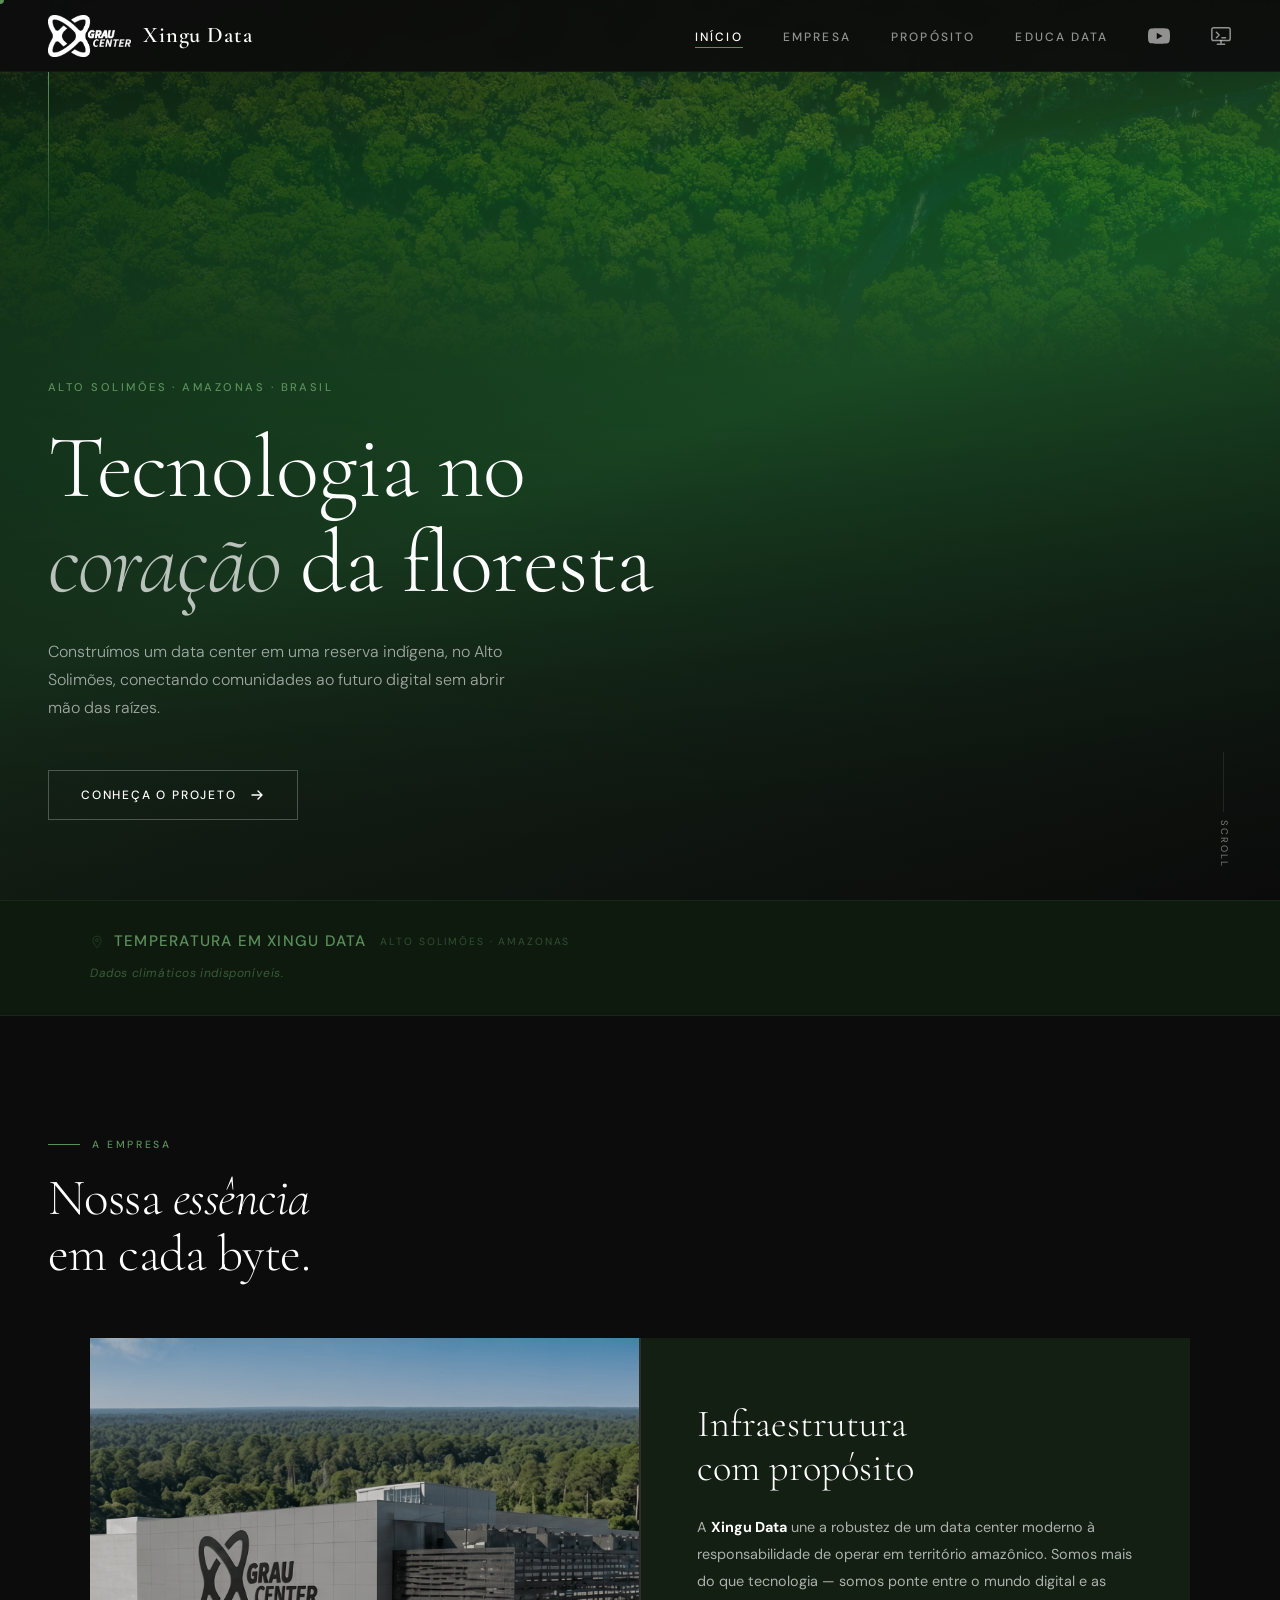
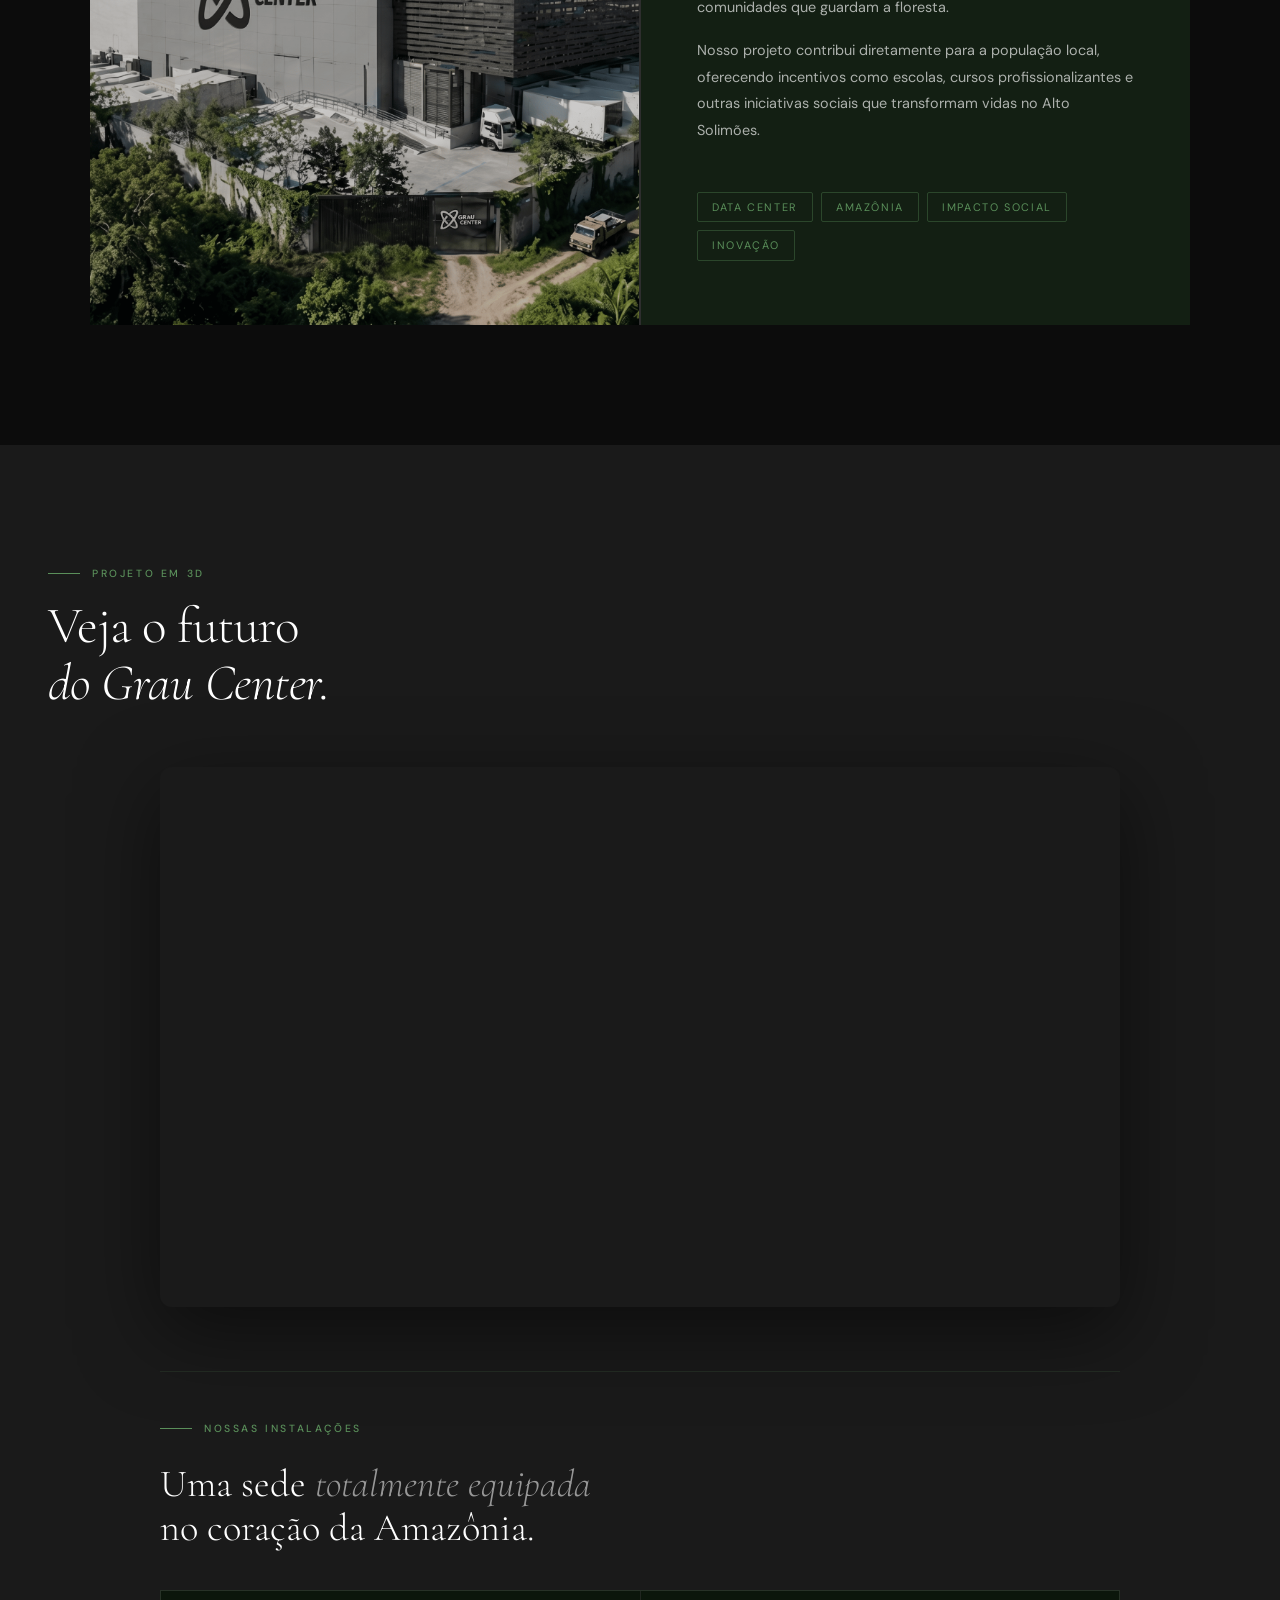
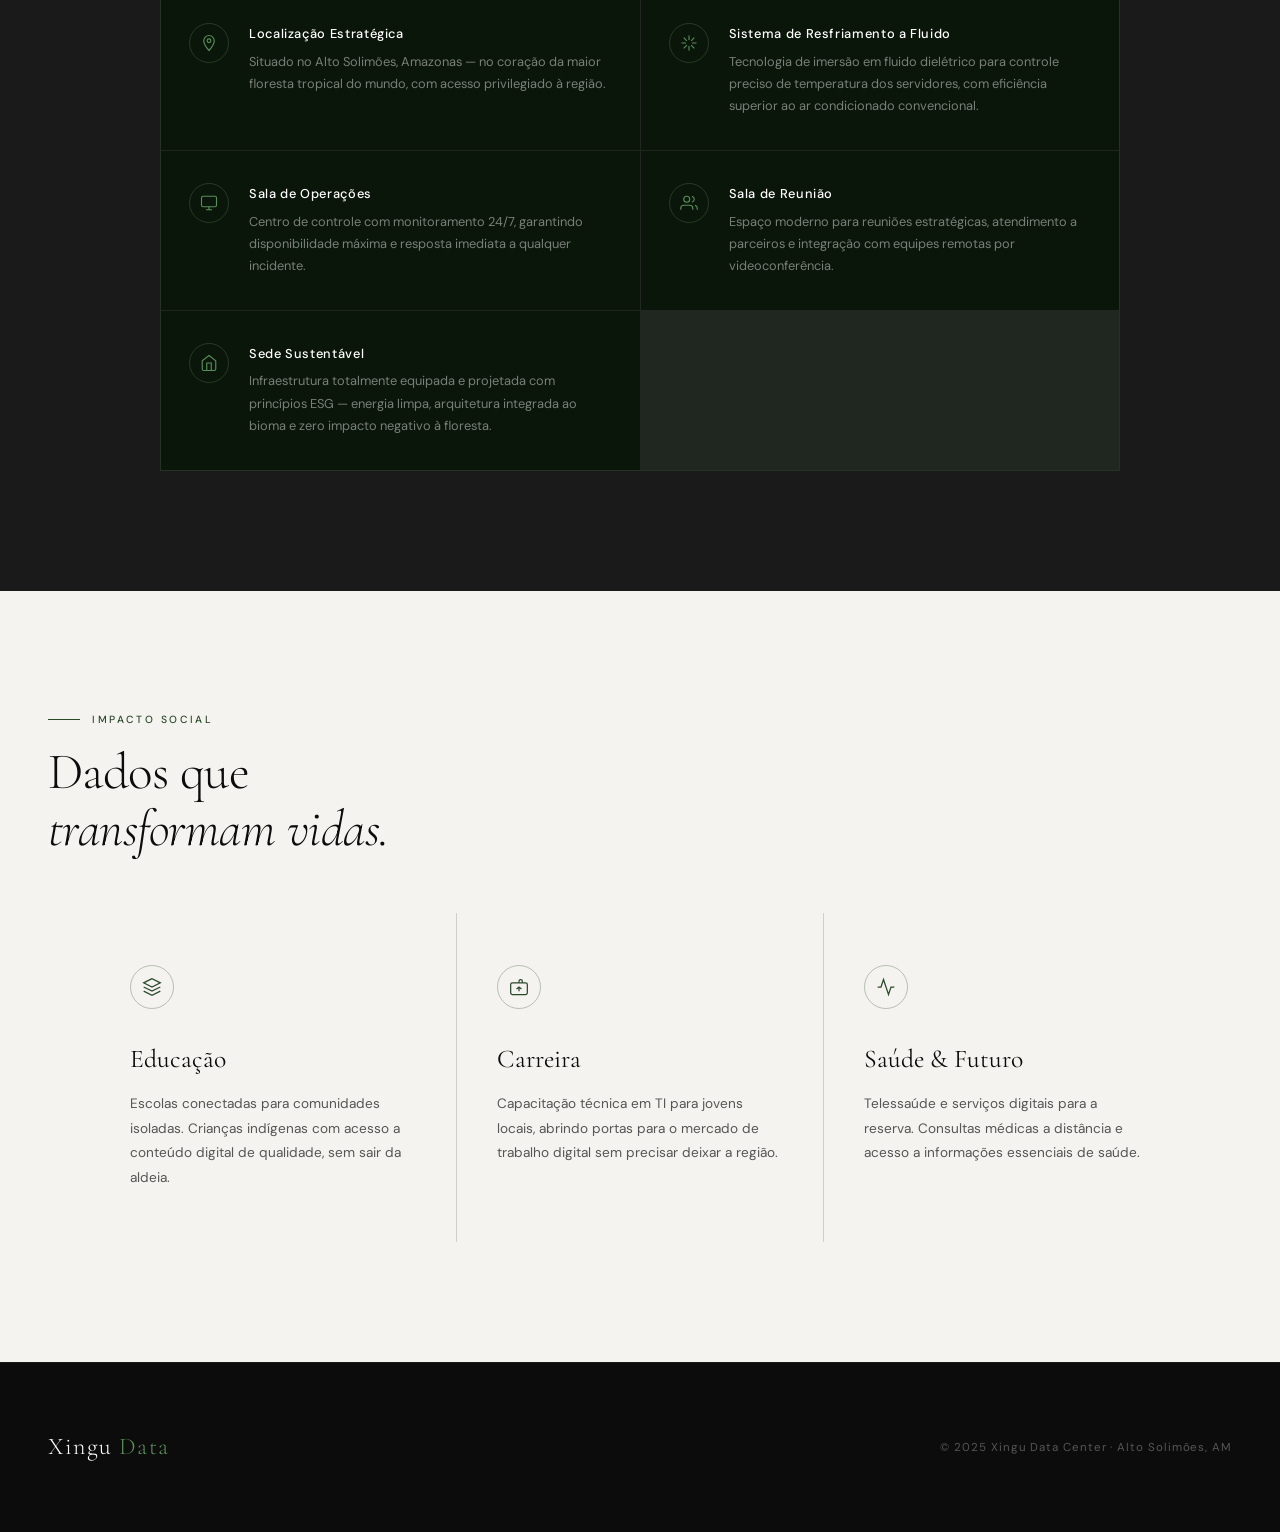
<file: index.html>
<!DOCTYPE html>
<html lang="pt-BR">
<head>
  <meta charset="UTF-8">
  <meta name="viewport" content="width=device-width, initial-scale=1.0">
  <title>Xingu Data Center | Inovação na Amazônia</title>
  <link rel="stylesheet" href="index.css">
  <script>
    // Dispara o fetch ANTES de qualquer coisa — inclui temp, chuva, vento e umidade
    window._climaPromise = fetch(
      'https://api.open-meteo.com/v1/forecast?latitude=-3.8367&longitude=-62.0569' +
      '&hourly=temperature_2m,showers,windspeed_10m,relativehumidity_2m' +
      '&timezone=America%2FSao_Paulo&past_days=0&forecast_days=16'
    ).then(r => r.json()).catch(() => null);

    function renderClima(data) {
      const statusEl = document.getElementById('climaStatus');
      const cardsEl  = document.getElementById('climaCards');
      if (!statusEl || !cardsEl) return;

      try {
        if (!data || !data.hourly) throw new Error('no data');

        const days = [];
        const seen = new Set();
        const now  = new Date();

        // Para cada dia pega o índice do meio-dia (12h) ou o primeiro futuro disponível
        const times = data.hourly.time;
        times.forEach((t, i) => {
          const key  = t.slice(0, 10);
          const d    = new Date(t);
          const hour = d.getHours();
          if (!seen.has(key) && d >= now) {
            // prefere hora 12, mas aceita qualquer futura no mesmo dia
            const noonIdx = times.findIndex((tt, ii) => tt.startsWith(key) && new Date(tt).getHours() === 12);
            const useIdx  = noonIdx !== -1 ? noonIdx : i;
            seen.add(key);
            days.push({
              date:     d,
              temp:     Math.round(data.hourly.temperature_2m[useIdx]),
              rain:     data.hourly.showers[useIdx],
              wind:     Math.round(data.hourly.windspeed_10m[useIdx]),
              humidity: Math.round(data.hourly.relativehumidity_2m[useIdx])
            });
          }
        });

        const slice = days.slice(0, 5);
        if (!slice.length) throw new Error('empty');

        const dayNames   = ['Dom','Seg','Ter','Qua','Qui','Sex','Sáb'];
        const monthNames = ['Jan','Fev','Mar','Abr','Mai','Jun','Jul','Ago','Set','Out','Nov','Dez'];

        const weatherIcon = rain => {
          if (rain > 2)   return `<svg width="22" height="22" viewBox="0 0 24 24" fill="none" stroke="currentColor" stroke-width="1.4"><path d="M20 17.58A5 5 0 0018 8h-1.26A8 8 0 104 16.25"/><line x1="8" y1="19" x2="8" y2="21"/><line x1="12" y1="21" x2="12" y2="23"/><line x1="16" y1="19" x2="16" y2="21"/></svg>`;
          if (rain > 0.3) return `<svg width="22" height="22" viewBox="0 0 24 24" fill="none" stroke="currentColor" stroke-width="1.4"><path d="M20 17.58A5 5 0 0018 8h-1.26A8 8 0 104 16.25"/><line x1="8" y1="19" x2="8" y2="21"/><line x1="12" y1="21" x2="12" y2="23"/></svg>`;
          return `<svg width="22" height="22" viewBox="0 0 24 24" fill="none" stroke="currentColor" stroke-width="1.4"><circle cx="12" cy="12" r="4"/><path d="M12 2v2M12 20v2M4.22 4.22l1.42 1.42M18.36 18.36l1.42 1.42M2 12h2M20 12h2M4.22 19.78l1.42-1.42M18.36 5.64l1.42-1.42"/></svg>`;
        };

        const iconWind = `<svg width="11" height="11" viewBox="0 0 24 24" fill="none" stroke="currentColor" stroke-width="1.6"><path d="M9.59 4.59A2 2 0 1 1 11 8H2m10.59 11.41A2 2 0 1 0 14 16H2m15.73-8.27A2.5 2.5 0 1 1 19.5 12H2"/></svg>`;
        const iconHum  = `<svg width="11" height="11" viewBox="0 0 24 24" fill="none" stroke="currentColor" stroke-width="1.6"><path d="M12 2.69l5.66 5.66a8 8 0 1 1-11.31 0z"/></svg>`;
        const iconRain = `<svg width="11" height="11" viewBox="0 0 24 24" fill="none" stroke="currentColor" stroke-width="1.6"><line x1="8" y1="19" x2="8" y2="21"/><line x1="12" y1="17" x2="12" y2="19"/><line x1="16" y1="19" x2="16" y2="21"/><path d="M20 16.58A5 5 0 0018 7h-1.26A8 8 0 104 15.25"/></svg>`;

        cardsEl.innerHTML = slice.map((d, idx) => `
          <div class="clima-card" style="animation-delay:${idx * 0.07}s">
            <div class="clima-card-header">
              <span class="clima-day">${idx === 0 ? 'Hoje' : dayNames[d.date.getDay()]}</span>
              <span class="clima-date">${d.date.getDate()} ${monthNames[d.date.getMonth()]}</span>
            </div>
            <div class="clima-icon">${weatherIcon(d.rain)}</div>
            <div class="clima-temp">${d.temp}<span class="clima-deg">°C</span></div>
            <div class="clima-stats">
              <div class="clima-stat">
                ${iconWind}
                <span>${d.wind} <em>km/h</em></span>
              </div>
              <div class="clima-stat">
                ${iconHum}
                <span>${d.humidity}<em>%</em></span>
              </div>
              <div class="clima-stat">
                ${iconRain}
                <span>${d.rain > 0 ? d.rain.toFixed(1) + '<em>mm</em>' : '<em>—</em>'}</span>
              </div>
            </div>
          </div>
        `).join('');

        statusEl.closest('.clima-location').style.display = 'none';
        cardsEl.style.display = 'flex';

      } catch(e) {
        if (statusEl) {
          const dots = statusEl.querySelector('.clima-dots');
          if (dots) dots.remove();
          statusEl.textContent = 'Dados climáticos indisponíveis.';
        }
      }
    }

    window._climaPromise.then(data => {
      if (document.readyState === 'loading') {
        document.addEventListener('DOMContentLoaded', () => renderClima(data), { once: true });
      } else {
        renderClima(data);
      }
    });
  </script>
</head>
<body>

  <!-- Cursor customizado -->
  <div class="cursor" id="cursor"></div>

  <!-- ── NAVBAR ── -->
  <nav class="navbar" id="navbar" role="navigation" aria-label="Navegação principal">
    <a class="nav-logo-wrap" href="index.html">
      <img src="logo/logo.png" alt="Xingu Data" class="nav-logo"
        onerror="this.style.display='none'; this.nextElementSibling.style.display='block'">
      <span class="nav-brand" style="display:none">Xingu Data</span>
      <span class="nav-brand">Xingu Data</span>
    </a>
    <ul class="nav-links">
      <li><a href="index.html" class="active">Início</a></li>
      <li><a href="empresa.html">Empresa</a></li>
      <li><a href="proposito.html">Propósito</a></li>
      <li><a href="educadata.html">Educa Data</a></li>
      <li>
        <a href="https://www.youtube.com/watch?v=dgzk5D_cVLs" target="_blank" rel="noopener noreferrer" class="nav-yt" aria-label="YouTube">
          <svg width="22" height="22" viewBox="0 0 24 24" fill="currentColor">
            <path d="M23.498 6.186a3.016 3.016 0 0 0-2.122-2.136C19.505 3.545 12 3.545 12 3.545s-7.505 0-9.377.505A3.017 3.017 0 0 0 .502 6.186C0 8.07 0 12 0 12s0 3.93.502 5.814a3.016 3.016 0 0 0 2.122 2.136c1.871.505 9.376.505 9.376.505s7.505 0 9.377-.505a3.015 3.015 0 0 0 2.122-2.136C24 15.93 24 12 24 12s0-3.93-.502-5.814zM9.545 15.568V8.432L15.818 12l-6.273 3.568z"/>
          </svg>
        </a>
      </li>
      <li>
        <a href="https://canva.link/newija2xjqgjd5m" target="_blank" rel="noopener noreferrer" class="nav-yt" aria-label="Apresentação">
          <svg width="22" height="22" viewBox="0 0 24 24" fill="none" stroke="currentColor" stroke-width="1.6" stroke-linecap="round" stroke-linejoin="round">
            <rect x="2" y="3" width="20" height="14" rx="2"/>
            <path d="M8 21h8M12 17v4"/>
            <path d="M7 8l3 3-3 3M13 14h4"/>
          </svg>
        </a>
      </li>
    </ul>
  </nav>

  <!-- ── HERO ── -->
  <header class="hero" id="home">
    <div class="hero-bg" id="heroBg"></div>
    <div class="hero-overlay"></div>
    <div class="hero-line" id="heroLine"></div>

    <div class="hero-content">
      <p class="hero-tag" id="heroTag">Alto Solimões · Amazonas · Brasil</p>
      <h1 id="heroH1">
        Tecnologia no<br>
        <em>coração</em> da floresta
      </h1>
      <p class="hero-sub" id="heroSub">
        Construímos um data center em uma reserva indígena, no Alto Solimões,
        conectando comunidades ao futuro digital sem abrir mão das raízes.
      </p>
      <a href="#empresa" class="btn-hero" id="heroCta">
        Conheça o projeto
        <svg width="16" height="16" viewBox="0 0 16 16" fill="none">
          <path d="M3 8h10M9 4l4 4-4 4" stroke="currentColor" stroke-width="1.4" stroke-linecap="round" stroke-linejoin="round"/>
        </svg>
      </a>
    </div>

    <div class="scroll-cue" id="scrollCue">
      <div class="scroll-track"><div class="scroll-thumb"></div></div>
      <span>Scroll</span>
    </div>
  </header>

  <!-- ── CLIMA ── -->
  <div class="clima-strip" id="climaStrip">
    <div class="clima-inner">
      <div class="clima-title-row">
        <svg width="14" height="14" viewBox="0 0 24 24" fill="none" stroke="currentColor" stroke-width="1.5">
          <path d="M12 2C8.13 2 5 5.13 5 9c0 5.25 7 13 7 13s7-7.75 7-13c0-3.87-3.13-7-7-7z"/>
          <circle cx="12" cy="9" r="2.5"/>
        </svg>
        <span class="clima-title-text">Temperatura em Xingu Data</span>
        <span class="clima-title-sub">Alto Solimões · Amazonas</span>
      </div>
      <div class="clima-location">
        <span class="clima-status" id="climaStatus">Carregando<span class="clima-dots"><span>.</span><span>.</span><span>.</span></span></span>
      </div>
      <div class="clima-cards" id="climaCards" style="display:none"></div>
    </div>
  </div>

  <main>

    <!-- ── EMPRESA ── -->
    <section class="section" id="empresa">
      <p class="section-label reveal">A Empresa</p>
      <h2 class="section-title reveal">Nossa <em>essência</em><br>em cada byte.</h2>

      <div class="empresa-grid reveal">
        <div class="empresa-img-block">
          <img src="empresa/empresa.png" alt="Xingu Data Center"
            onerror="this.parentElement.style.background='#1a2e1a'">
        </div>
        <div class="empresa-text-block">
          <h3>Infraestrutura<br>com propósito</h3>
          <p>
            A <strong style="color:#fff">Xingu Data</strong> une a robustez de um data center moderno
            à responsabilidade de operar em território amazônico. Somos mais do que tecnologia —
            somos ponte entre o mundo digital e as comunidades que guardam a floresta.
          </p>
          <p>
            Nosso projeto contribui diretamente para a população local, oferecendo incentivos
            como escolas, cursos profissionalizantes e outras iniciativas sociais que transformam
            vidas no Alto Solimões.
          </p>
          <div class="tag-list">
            <span class="tag">Data Center</span>
            <span class="tag">Amazônia</span>
            <span class="tag">Impacto Social</span>
            <span class="tag">Inovação</span>
          </div>
        </div>
      </div>
    </section>

    <!-- ── VÍDEO ── -->
    <section class="section section-dark">
      <p class="section-label reveal">Projeto em 3D</p>
      <h2 class="section-title reveal">Veja o futuro<br><em>do Grau Center.</em></h2>
      <div class="video-wrap reveal">
        <iframe
          src="https://www.youtube.com/embed/dgzk5D_cVLs?rel=0&modestbranding=1"
          title="Projeto 3D Grau Center"
          frameborder="0"
          allow="accelerometer; autoplay; clipboard-write; encrypted-media; gyroscope; picture-in-picture; web-share"
          allowfullscreen>
        </iframe>
      </div>

      <!-- Descrição das instalações -->
      <div class="datacenter-info reveal">
        <div class="datacenter-info-header">
          <p class="section-label" style="margin-bottom:0">Nossas Instalações</p>
        </div>
        <h3 class="datacenter-info-title">Uma sede <em>totalmente equipada</em><br>no coração da Amazônia.</h3>
        <div class="datacenter-features">
          <div class="dc-feature">
            <div class="dc-feature-icon">
              <svg width="18" height="18" viewBox="0 0 24 24" fill="none" stroke="currentColor" stroke-width="1.5">
                <path d="M12 2C8.13 2 5 5.13 5 9c0 5.25 7 13 7 13s7-7.75 7-13c0-3.87-3.13-7-7-7z"/>
                <circle cx="12" cy="9" r="2.5"/>
              </svg>
            </div>
            <div>
              <strong>Localização Estratégica</strong>
              <p>Situado no Alto Solimões, Amazonas — no coração da maior floresta tropical do mundo, com acesso privilegiado à região.</p>
            </div>
          </div>
          <div class="dc-feature">
            <div class="dc-feature-icon">
              <svg width="18" height="18" viewBox="0 0 24 24" fill="none" stroke="currentColor" stroke-width="1.5">
                <path d="M12 2v6M12 22v-6M4.93 4.93l4.24 4.24M14.83 14.83l4.24 4.24M2 12h6M22 12h-6M4.93 19.07l4.24-4.24M14.83 9.17l4.24-4.24"/>
              </svg>
            </div>
            <div>
              <strong>Sistema de Resfriamento a Fluido</strong>
              <p>Tecnologia de imersão em fluido dielétrico para controle preciso de temperatura dos servidores, com eficiência superior ao ar condicionado convencional.</p>
            </div>
          </div>
          <div class="dc-feature">
            <div class="dc-feature-icon">
              <svg width="18" height="18" viewBox="0 0 24 24" fill="none" stroke="currentColor" stroke-width="1.5">
                <rect x="2" y="3" width="20" height="14" rx="2"/>
                <path d="M8 21h8M12 17v4"/>
              </svg>
            </div>
            <div>
              <strong>Sala de Operações</strong>
              <p>Centro de controle com monitoramento 24/7, garantindo disponibilidade máxima e resposta imediata a qualquer incidente.</p>
            </div>
          </div>
          <div class="dc-feature">
            <div class="dc-feature-icon">
              <svg width="18" height="18" viewBox="0 0 24 24" fill="none" stroke="currentColor" stroke-width="1.5">
                <path d="M17 21v-2a4 4 0 00-4-4H5a4 4 0 00-4 4v2"/>
                <circle cx="9" cy="7" r="4"/>
                <path d="M23 21v-2a4 4 0 00-3-3.87M16 3.13a4 4 0 010 7.75"/>
              </svg>
            </div>
            <div>
              <strong>Sala de Reunião</strong>
              <p>Espaço moderno para reuniões estratégicas, atendimento a parceiros e integração com equipes remotas por videoconferência.</p>
            </div>
          </div>
          <div class="dc-feature">
            <div class="dc-feature-icon">
              <svg width="18" height="18" viewBox="0 0 24 24" fill="none" stroke="currentColor" stroke-width="1.5">
                <path d="M3 9l9-7 9 7v11a2 2 0 01-2 2H5a2 2 0 01-2-2z"/>
                <polyline points="9 22 9 12 15 12 15 22"/>
              </svg>
            </div>
            <div>
              <strong>Sede Sustentável</strong>
              <p>Infraestrutura totalmente equipada e projetada com princípios ESG — energia limpa, arquitetura integrada ao bioma e zero impacto negativo à floresta.</p>
            </div>
          </div>
        </div>
      </div>
    </section>

    <!-- ── IMPACTO ── -->
    <section class="section section-light" id="impacto">
      <p class="section-label reveal" style="color:var(--verde)">Impacto Social</p>
      <h2 class="section-title reveal" style="color:var(--preto)">
        Dados que<br><em>transformam vidas.</em>
      </h2>

      <div class="impacto-grid">
        <div class="impacto-item reveal">
          <div class="impacto-icon">
            <svg width="20" height="20" viewBox="0 0 24 24" fill="none" stroke="currentColor" stroke-width="1.5">
              <path d="M12 2L2 7l10 5 10-5-10-5zM2 17l10 5 10-5M2 12l10 5 10-5"/>
            </svg>
          </div>
          <h3>Educação</h3>
          <p>Escolas conectadas para comunidades isoladas. Crianças indígenas com acesso
             a conteúdo digital de qualidade, sem sair da aldeia.</p>
        </div>
        <div class="impacto-item reveal" style="transition-delay:.15s">
          <div class="impacto-icon">
            <svg width="20" height="20" viewBox="0 0 24 24" fill="none" stroke="currentColor" stroke-width="1.5">
              <rect x="2" y="7" width="20" height="14" rx="2"/><path d="M16 7V5a2 2 0 00-4 0v2M12 12v5M9 14.5l3-2.5 3 2.5"/>
            </svg>
          </div>
          <h3>Carreira</h3>
          <p>Capacitação técnica em TI para jovens locais, abrindo portas para o mercado
             de trabalho digital sem precisar deixar a região.</p>
        </div>
        <div class="impacto-item reveal" style="transition-delay:.3s">
          <div class="impacto-icon">
            <svg width="20" height="20" viewBox="0 0 24 24" fill="none" stroke="currentColor" stroke-width="1.5">
              <path d="M22 12h-4l-3 9L9 3l-3 9H2"/>
            </svg>
          </div>
          <h3>Saúde & Futuro</h3>
          <p>Telessaúde e serviços digitais para a reserva. Consultas médicas a distância
             e acesso a informações essenciais de saúde.</p>
        </div>
      </div>
    </section>

  </main>

  <!-- ── FOOTER ── -->
  <footer class="footer">
    <div class="footer-brand">Xingu <span>Data</span></div>
    <p class="footer-copy">© 2025 Xingu Data Center · Alto Solimões, AM</p>
  </footer>

  <script src="index.js"></script>
</body>
</html>
</file>
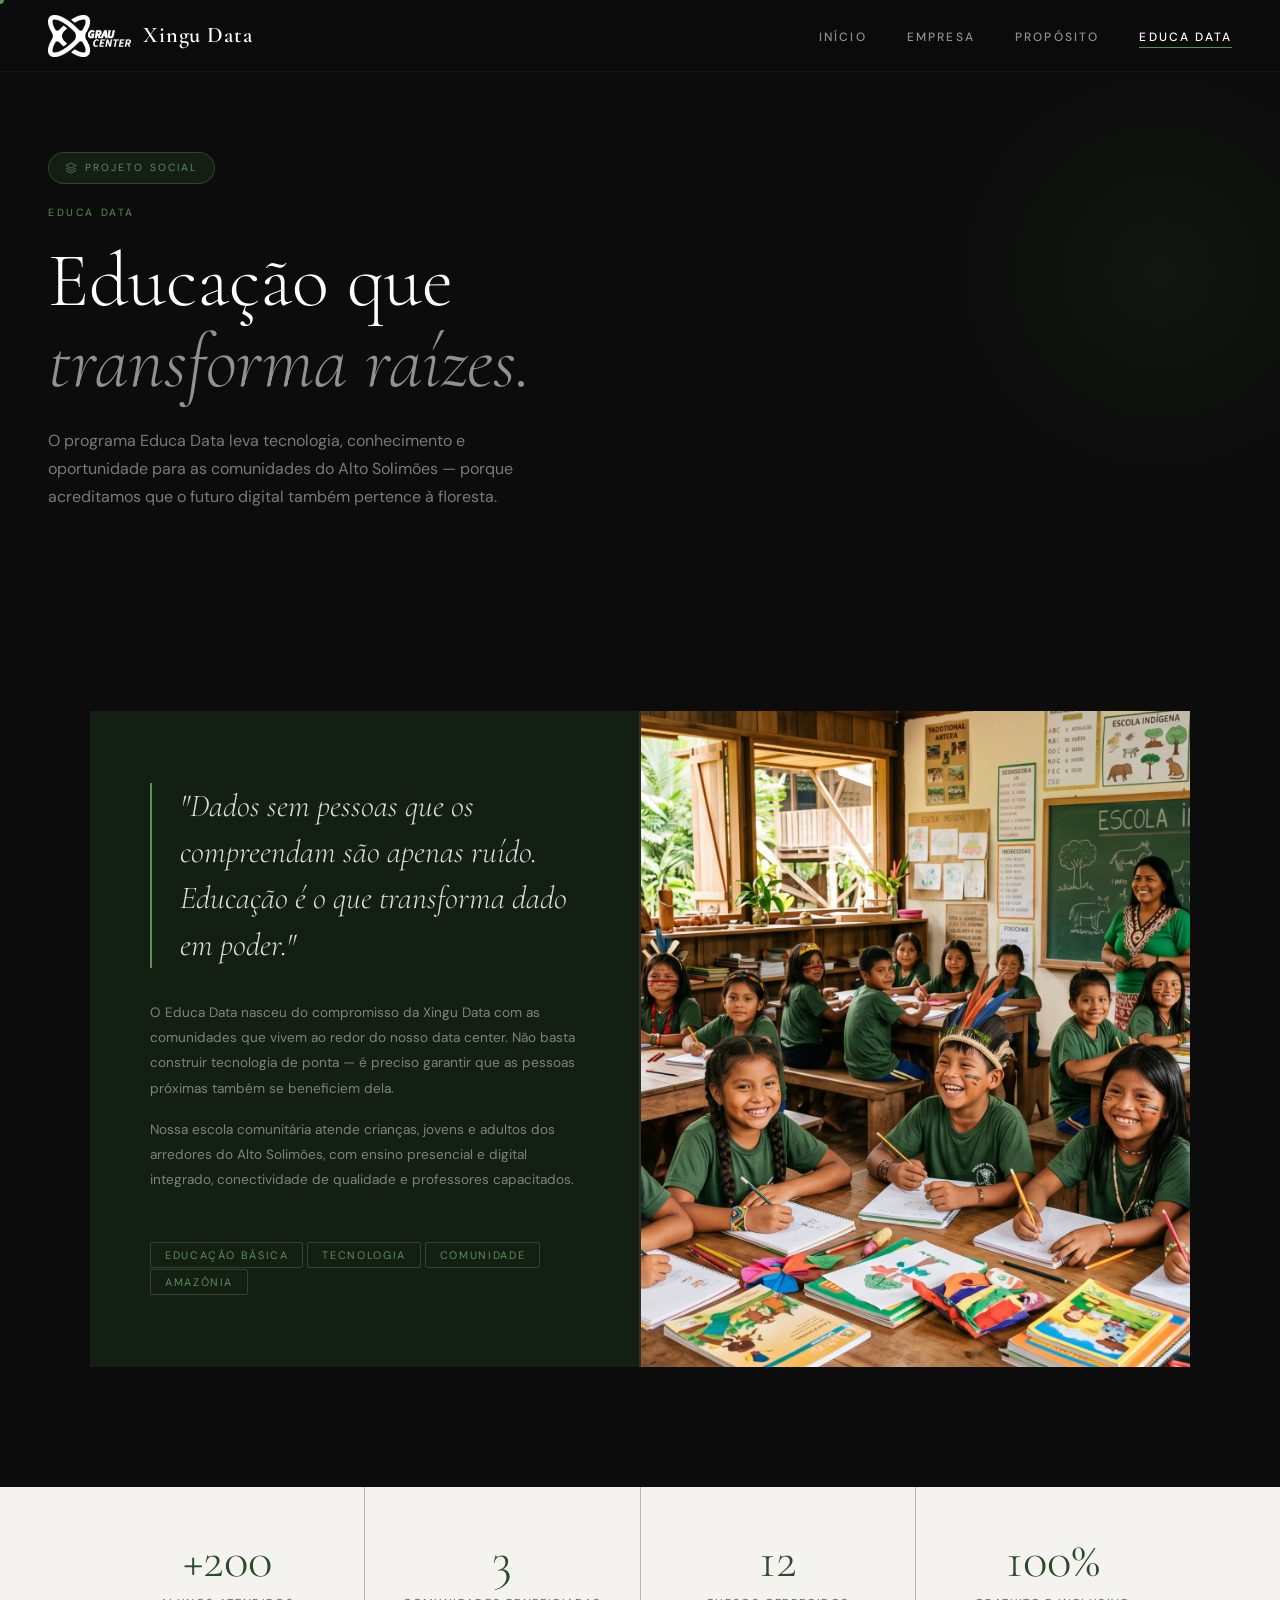
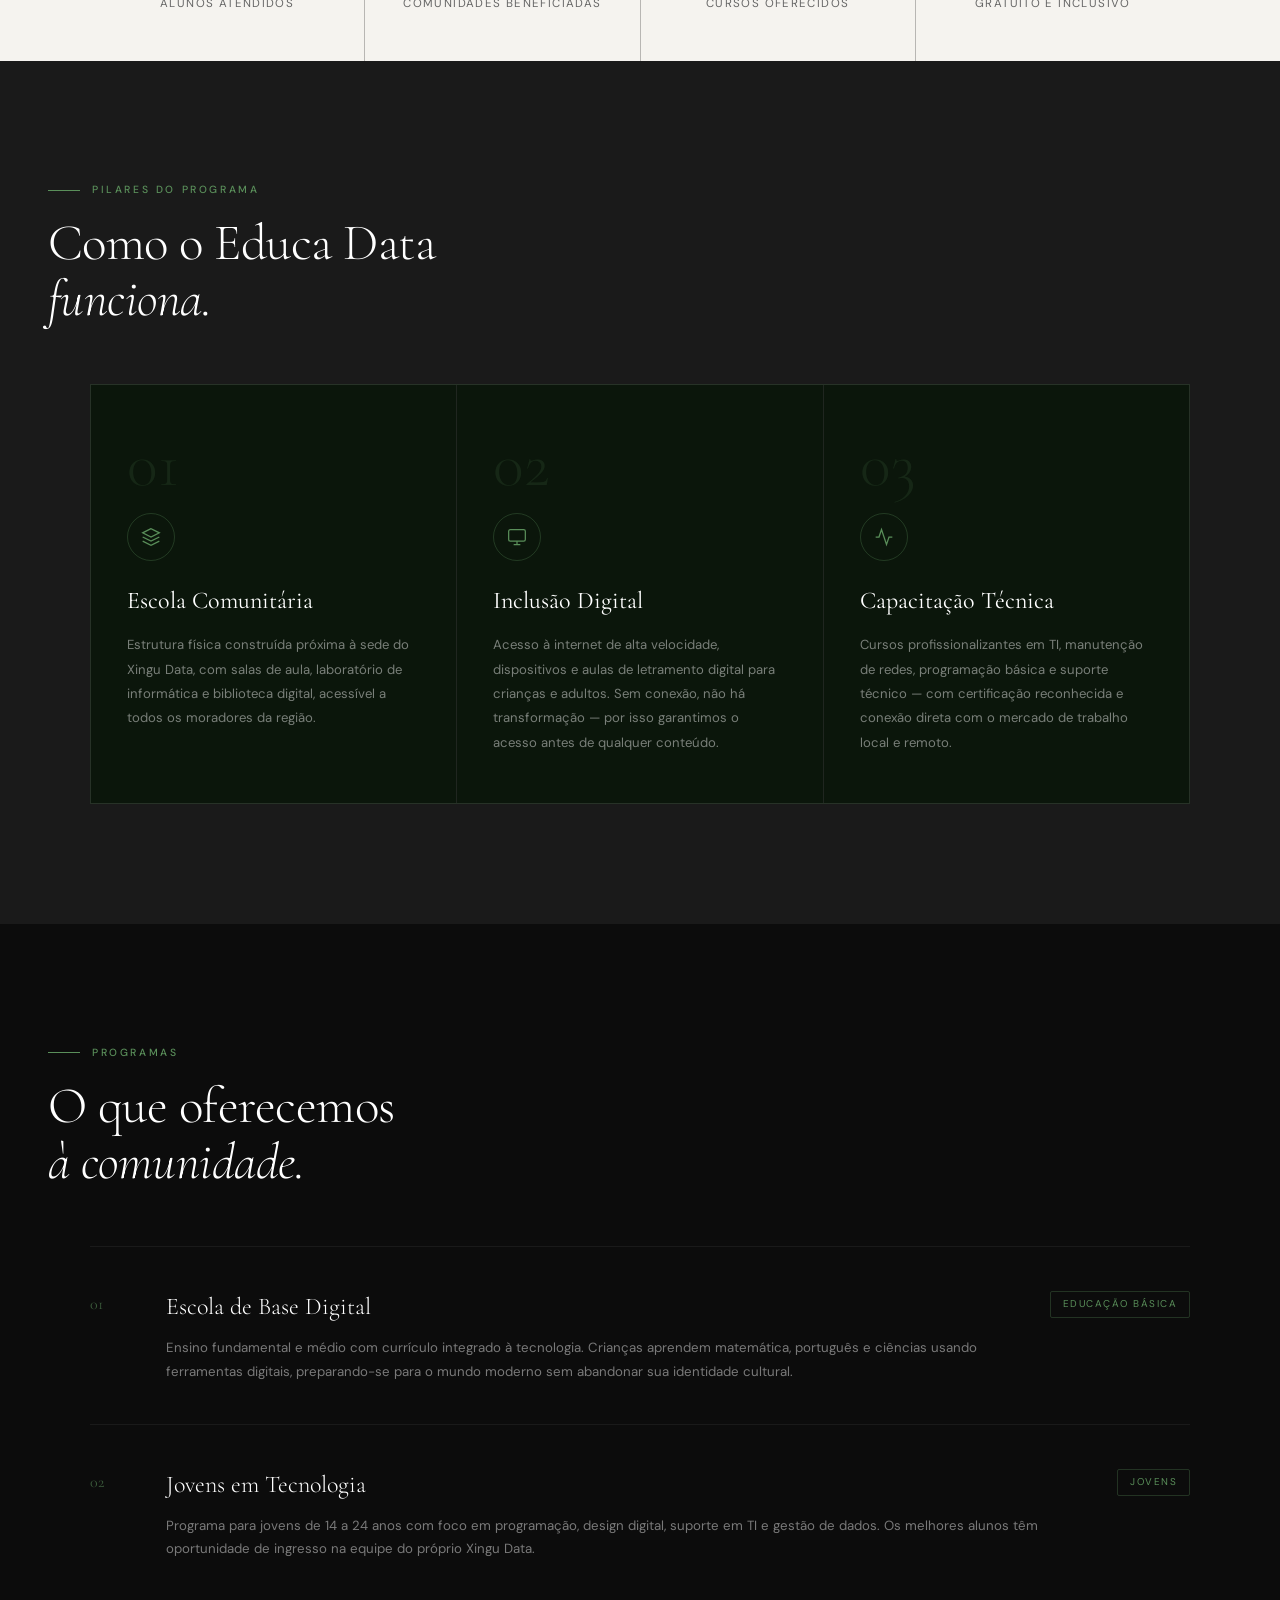
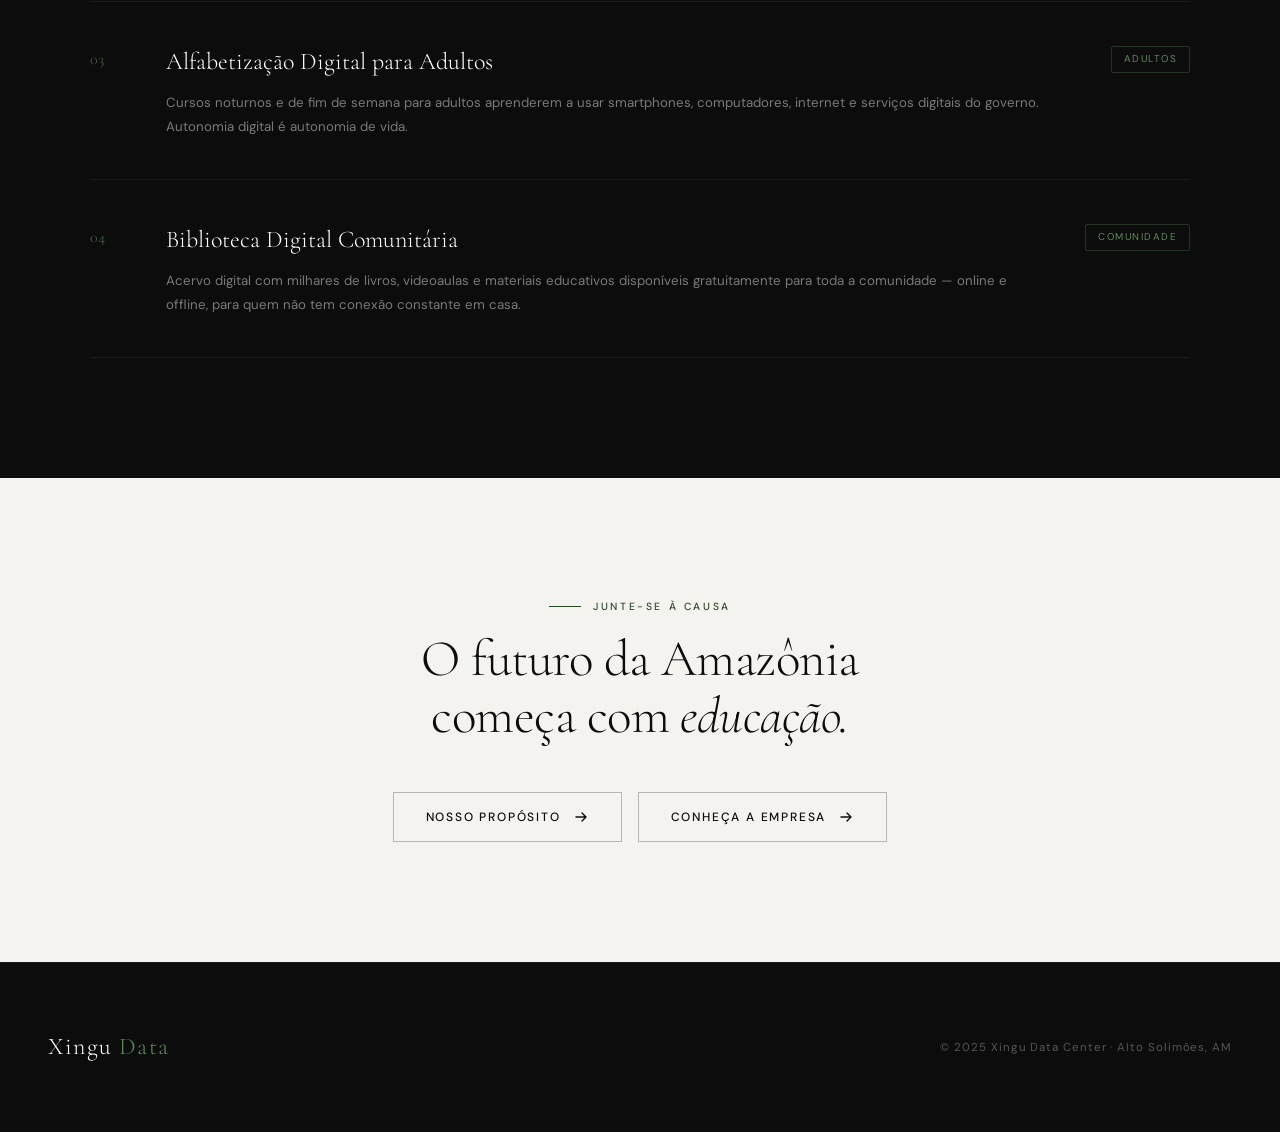
<file: educadata.html>
<!DOCTYPE html>
<html lang="pt-BR">
<head>
  <meta charset="UTF-8">
  <meta name="viewport" content="width=device-width, initial-scale=1.0">
  <title>Educa Data | Xingu Data</title>
  <link rel="stylesheet" href="index.css">
</head>
<body>

  <div class="cursor" id="cursor"></div>

  <nav class="navbar" id="navbar" role="navigation">
    <a class="nav-logo-wrap" href="index.html">
      <img src="logo/logo.png" alt="Xingu Data" class="nav-logo"
        onerror="this.style.display='none'">
      <span class="nav-brand">Xingu Data</span>
    </a>
    <ul class="nav-links">
      <li><a href="index.html">Início</a></li>
      <li><a href="empresa.html">Empresa</a></li>
      <li><a href="proposito.html">Propósito</a></li>
      <li><a href="educadata.html" class="active">Educa Data</a></li>
    </ul>
  </nav>

  <!-- Page Hero -->
  <div class="page-hero">
    <div class="educa-hero-badge reveal">
      <svg width="12" height="12" viewBox="0 0 24 24" fill="none" stroke="currentColor" stroke-width="1.5">
        <path d="M12 2L2 7l10 5 10-5-10-5zM2 17l10 5 10-5M2 12l10 5 10-5"/>
      </svg>
      Projeto Social
    </div>
    <p class="page-hero-label reveal">Educa Data</p>
    <h1 class="reveal">Educação que<br><em>transforma raízes.</em></h1>
    <p class="page-hero-sub reveal">
      O programa Educa Data leva tecnologia, conhecimento e oportunidade para as
      comunidades do Alto Solimões — porque acreditamos que o futuro digital
      também pertence à floresta.
    </p>
  </div>

  <main>

    <!-- Por que existe -->
    <section class="section">
      <div class="educa-manifesto reveal">
        <div class="educa-manifesto-text">
          <blockquote>
            "Dados sem pessoas que os compreendam são apenas ruído.
             Educação é o que transforma dado em poder."
          </blockquote>
          <p>
            O Educa Data nasceu do compromisso da Xingu Data com as comunidades
            que vivem ao redor do nosso data center. Não basta construir tecnologia
            de ponta — é preciso garantir que as pessoas próximas também se
            beneficiem dela.
          </p>
          <p>
            Nossa escola comunitária atende crianças, jovens e adultos dos
            arredores do Alto Solimões, com ensino presencial e digital integrado,
            conectividade de qualidade e professores capacitados.
          </p>
          <div class="tag-list" style="margin-top: 32px">
            <span class="tag">Educação Básica</span>
            <span class="tag">Tecnologia</span>
            <span class="tag">Comunidade</span>
            <span class="tag">Amazônia</span>
          </div>
        </div>
        <div class="educa-manifesto-img">
          <div class="educa-manifesto-img-inner">
            <img src="educadata/educadata.png" alt="Escola Xingu Data" style="width:100%; height:100%; object-fit:cover; border-radius:inherit;"
              onerror="this.style.display='none'; this.nextElementSibling.style.display='flex'">
            <div style="display:none; flex-direction:column; align-items:center; gap:12px">
              <svg width="72" height="72" viewBox="0 0 24 24" fill="none" stroke="currentColor" stroke-width="1">
                <path d="M12 2L2 7l10 5 10-5-10-5zM2 17l10 5 10-5M2 12l10 5 10-5"/>
              </svg>
              <span>Escola Xingu Data</span>
            </div>
          </div>
        </div>
      </div>
    </section>

    <!-- Números -->
    <section class="section section-light" style="padding-top: 0; padding-bottom: 0;">
      <div class="educa-stats">
        <div class="educa-stat-item">
          <div class="educa-stat-num">+200</div>
          <div class="educa-stat-label">Alunos atendidos</div>
        </div>
        <div class="educa-stat-item">
          <div class="educa-stat-num">3</div>
          <div class="educa-stat-label">Comunidades beneficiadas</div>
        </div>
        <div class="educa-stat-item">
          <div class="educa-stat-num">12</div>
          <div class="educa-stat-label">Cursos oferecidos</div>
        </div>
        <div class="educa-stat-item">
          <div class="educa-stat-num">100%</div>
          <div class="educa-stat-label">Gratuito e inclusivo</div>
        </div>
      </div>
    </section>

    <!-- Pilares -->
    <section class="section section-dark">
      <p class="section-label reveal">Pilares do Programa</p>
      <h2 class="section-title reveal">Como o Educa Data<br><em>funciona.</em></h2>

      <div class="educa-pillars">
        <div class="educa-pillar reveal">
          <div class="educa-pillar-num">01</div>
          <div class="educa-pillar-icon">
            <svg width="20" height="20" viewBox="0 0 24 24" fill="none" stroke="currentColor" stroke-width="1.5">
              <path d="M12 2L2 7l10 5 10-5-10-5zM2 17l10 5 10-5M2 12l10 5 10-5"/>
            </svg>
          </div>
          <h3>Escola Comunitária</h3>
          <p>Estrutura física construída próxima à sede do Xingu Data, com salas de aula, laboratório de informática e biblioteca digital, acessível a todos os moradores da região.</p>
        </div>
        <div class="educa-pillar reveal" style="transition-delay:.1s">
          <div class="educa-pillar-num">02</div>
          <div class="educa-pillar-icon">
            <svg width="20" height="20" viewBox="0 0 24 24" fill="none" stroke="currentColor" stroke-width="1.5">
              <rect x="2" y="3" width="20" height="14" rx="2"/>
              <path d="M8 21h8M12 17v4"/>
            </svg>
          </div>
          <h3>Inclusão Digital</h3>
          <p>Acesso à internet de alta velocidade, dispositivos e aulas de letramento digital para crianças e adultos. Sem conexão, não há transformação — por isso garantimos o acesso antes de qualquer conteúdo.</p>
        </div>
        <div class="educa-pillar reveal" style="transition-delay:.2s">
          <div class="educa-pillar-num">03</div>
          <div class="educa-pillar-icon">
            <svg width="20" height="20" viewBox="0 0 24 24" fill="none" stroke="currentColor" stroke-width="1.5">
              <path d="M22 12h-4l-3 9L9 3l-3 9H2"/>
            </svg>
          </div>
          <h3>Capacitação Técnica</h3>
          <p>Cursos profissionalizantes em TI, manutenção de redes, programação básica e suporte técnico — com certificação reconhecida e conexão direta com o mercado de trabalho local e remoto.</p>
        </div>
      </div>
    </section>

    <!-- Programas -->
    <section class="section">
      <p class="section-label reveal">Programas</p>
      <h2 class="section-title reveal">O que oferecemos<br><em>à comunidade.</em></h2>

      <div class="educa-programs reveal">
        <div class="educa-program-row">
          <div class="educa-program-num">01</div>
          <div class="educa-program-content">
            <h4>Escola de Base Digital</h4>
            <p>Ensino fundamental e médio com currículo integrado à tecnologia. Crianças aprendem matemática, português e ciências usando ferramentas digitais, preparando-se para o mundo moderno sem abandonar sua identidade cultural.</p>
          </div>
          <div class="educa-program-tag">Educação Básica</div>
        </div>
        <div class="educa-program-row">
          <div class="educa-program-num">02</div>
          <div class="educa-program-content">
            <h4>Jovens em Tecnologia</h4>
            <p>Programa para jovens de 14 a 24 anos com foco em programação, design digital, suporte em TI e gestão de dados. Os melhores alunos têm oportunidade de ingresso na equipe do próprio Xingu Data.</p>
          </div>
          <div class="educa-program-tag">Jovens</div>
        </div>
        <div class="educa-program-row">
          <div class="educa-program-num">03</div>
          <div class="educa-program-content">
            <h4>Alfabetização Digital para Adultos</h4>
            <p>Cursos noturnos e de fim de semana para adultos aprenderem a usar smartphones, computadores, internet e serviços digitais do governo. Autonomia digital é autonomia de vida.</p>
          </div>
          <div class="educa-program-tag">Adultos</div>
        </div>
        <div class="educa-program-row">
          <div class="educa-program-num">04</div>
          <div class="educa-program-content">
            <h4>Biblioteca Digital Comunitária</h4>
            <p>Acervo digital com milhares de livros, videoaulas e materiais educativos disponíveis gratuitamente para toda a comunidade — online e offline, para quem não tem conexão constante em casa.</p>
          </div>
          <div class="educa-program-tag">Comunidade</div>
        </div>
      </div>
    </section>

    <!-- CTA Final -->
    <section class="section section-light" style="text-align:center">
      <p class="section-label reveal" style="color:var(--verde); justify-content:center">Junte-se à causa</p>
      <h2 class="section-title reveal" style="color:var(--preto); max-width:560px; margin:0 auto 48px">
        O futuro da Amazônia<br>começa com <em>educação.</em>
      </h2>
      <div class="reveal" style="display:flex; gap:16px; justify-content:center; flex-wrap:wrap">
        <a href="proposito.html" class="btn-hero" style="opacity:1; transform:none; color:var(--preto); border-color:rgba(0,0,0,.25)">
          Nosso propósito
          <svg width="16" height="16" viewBox="0 0 16 16" fill="none">
            <path d="M3 8h10M9 4l4 4-4 4" stroke="currentColor" stroke-width="1.4" stroke-linecap="round" stroke-linejoin="round"/>
          </svg>
        </a>
        <a href="empresa.html" class="btn-hero" style="opacity:1; transform:none; color:var(--preto); border-color:rgba(0,0,0,.25)">
          Conheça a empresa
          <svg width="16" height="16" viewBox="0 0 16 16" fill="none">
            <path d="M3 8h10M9 4l4 4-4 4" stroke="currentColor" stroke-width="1.4" stroke-linecap="round" stroke-linejoin="round"/>
          </svg>
        </a>
      </div>
    </section>

  </main>

  <footer class="footer">
    <div class="footer-brand">Xingu <span>Data</span></div>
    <p class="footer-copy">© 2025 Xingu Data Center · Alto Solimões, AM</p>
  </footer>

  <script src="index.js"></script>
</body>
</html>
</file>
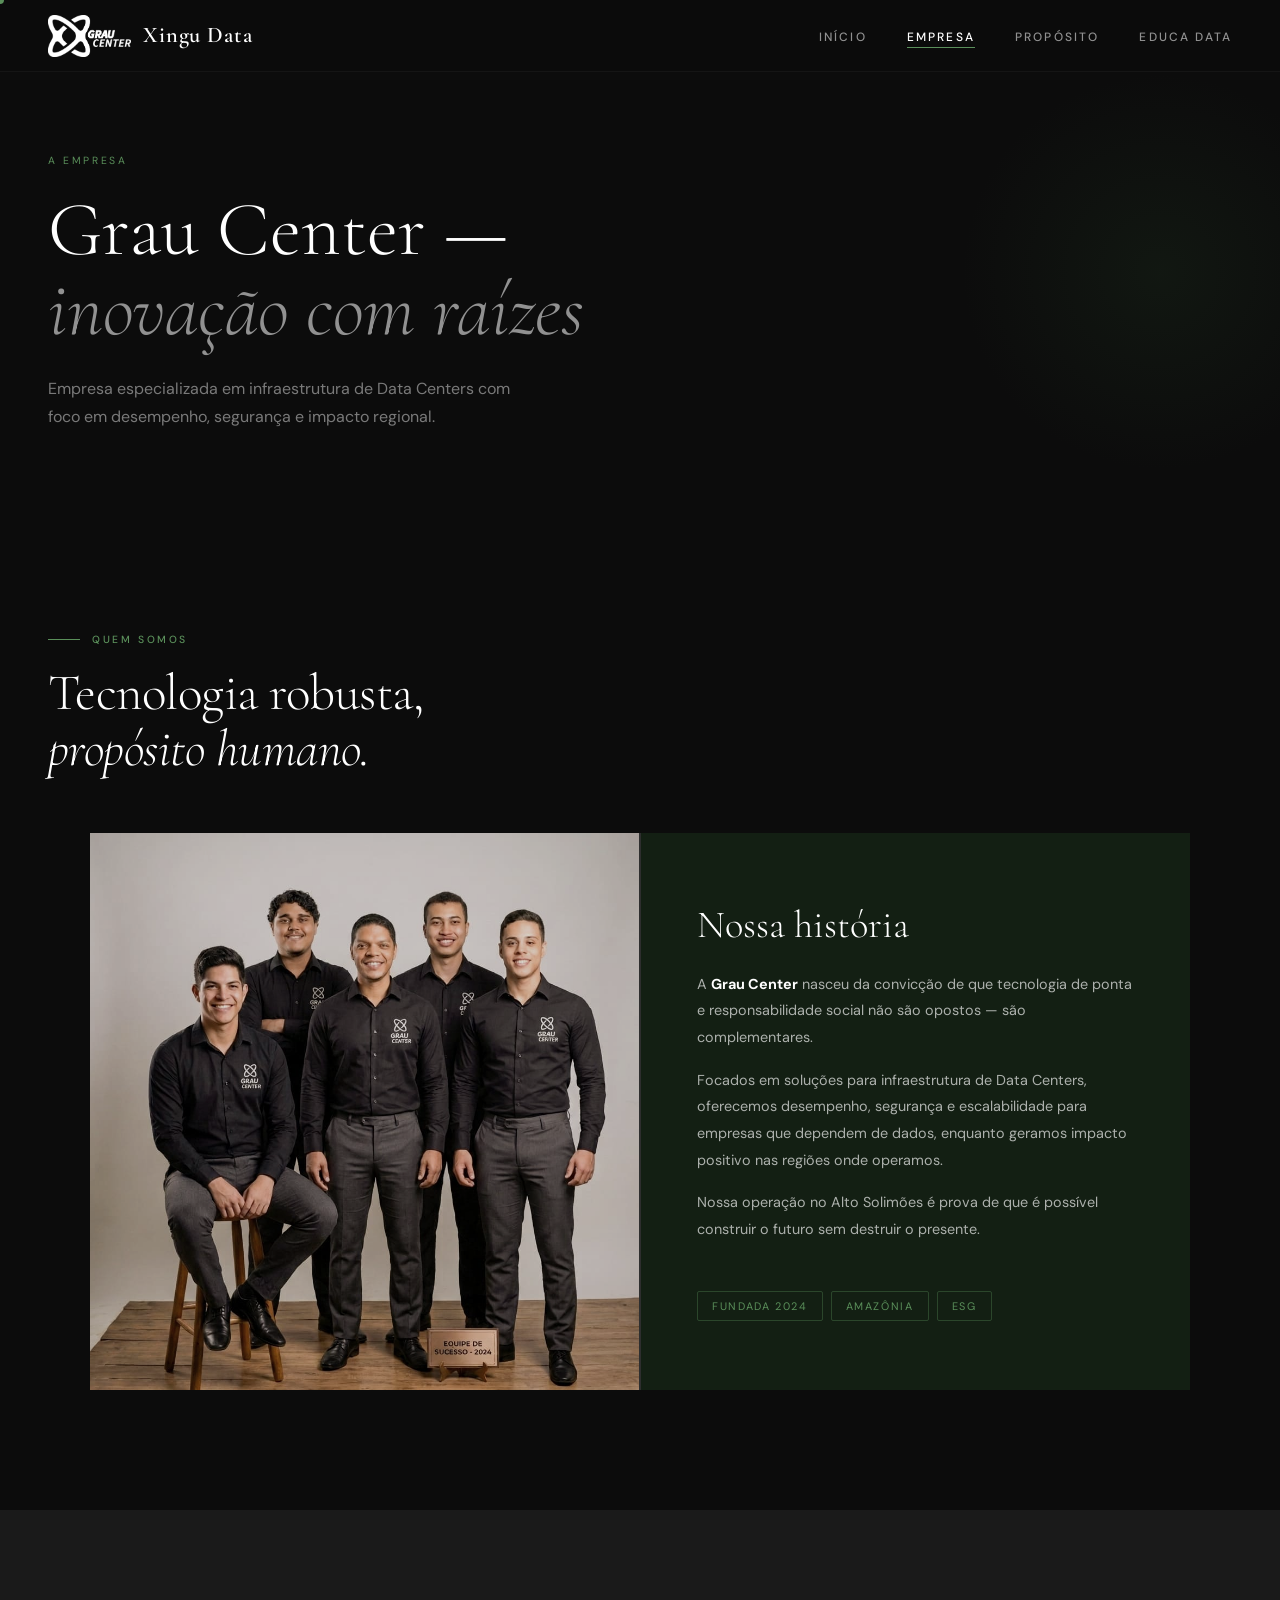
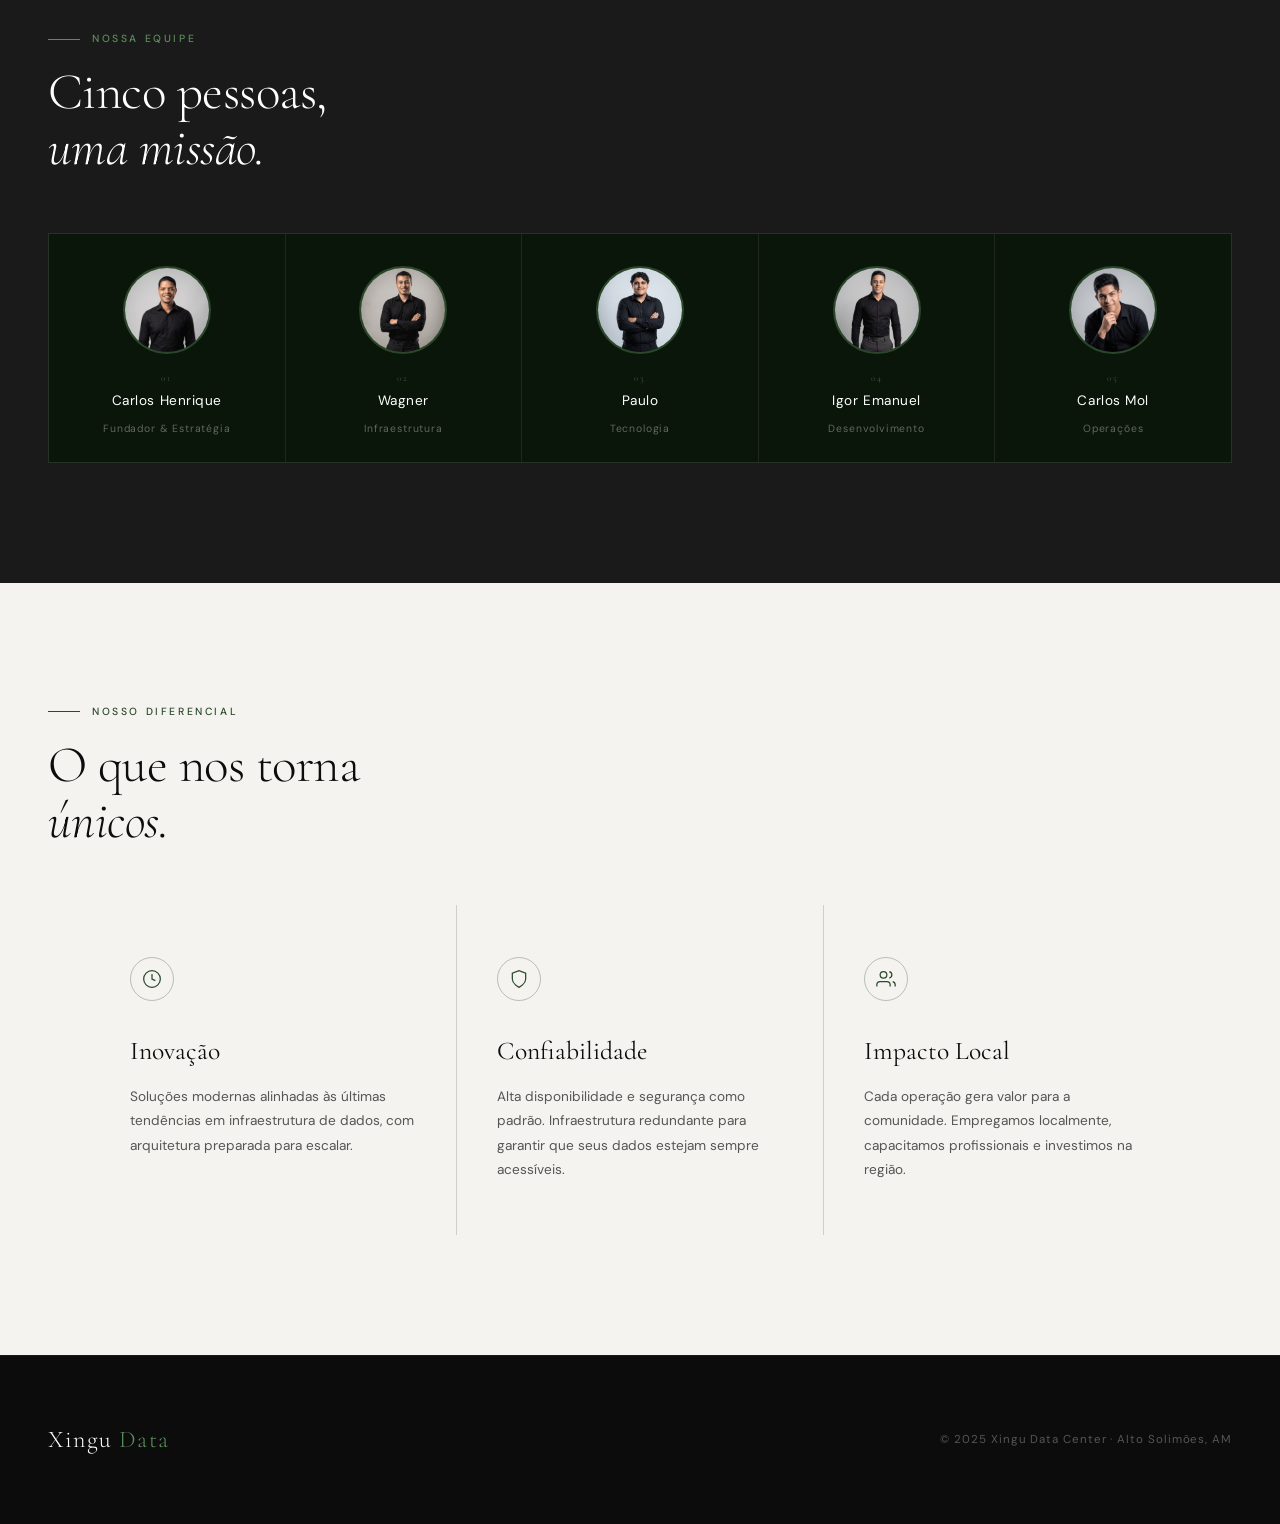
<file: empresa.html>
<!DOCTYPE html>
<html lang="pt-BR">
<head>
  <meta charset="UTF-8">
  <meta name="viewport" content="width=device-width, initial-scale=1.0">
  <title>A Empresa | Xingu Data</title>
  <link rel="stylesheet" href="index.css">
</head>
<body>

  <div class="cursor" id="cursor"></div>

  <nav class="navbar" id="navbar" role="navigation">
    <a class="nav-logo-wrap" href="index.html">
      <img src="logo/logo.png" alt="Xingu Data" class="nav-logo"
        onerror="this.style.display='none'">
      <span class="nav-brand">Xingu Data</span>
    </a>
    <ul class="nav-links">
      <li><a href="index.html">Início</a></li>
      <li><a href="empresa.html" class="active">Empresa</a></li>
      <li><a href="proposito.html">Propósito</a></li>
      <li><a href="educadata.html">Educa Data</a></li>
    </ul>
  </nav>

  <div class="page-hero">
    <p class="page-hero-label reveal">A Empresa</p>
    <h1 class="reveal">Grau Center —<br><em>inovação com raízes</em></h1>
    <p class="page-hero-sub reveal">
      Empresa especializada em infraestrutura de Data Centers com foco em
      desempenho, segurança e impacto regional.
    </p>
  </div>

  <main>

    <!-- Quem Somos -->
    <section class="section">
      <p class="section-label reveal">Quem Somos</p>
      <h2 class="section-title reveal">
        Tecnologia robusta,<br><em>propósito humano.</em>
      </h2>
      <div class="empresa-grid reveal">
        <div class="empresa-img-block">
          <img src="tropa/tropa.jpg" alt="Grau Center Data Center"
            onerror="this.parentElement.style.background='#1a2e1a'">
        </div>
        <div class="empresa-text-block">
          <h3>Nossa história</h3>
          <p>A <strong style="color:#fff">Grau Center</strong> nasceu da convicção de que tecnologia
            de ponta e responsabilidade social não são opostos — são complementares.</p>
          <p>Focados em soluções para infraestrutura de Data Centers, oferecemos desempenho,
            segurança e escalabilidade para empresas que dependem de dados, enquanto
            geramos impacto positivo nas regiões onde operamos.</p>
          <p>Nossa operação no Alto Solimões é prova de que é possível construir
            o futuro sem destruir o presente.</p>
          <div class="tag-list">
            <span class="tag">Fundada 2024</span>
            <span class="tag">Amazônia</span>
            <span class="tag">ESG</span>
          </div>
        </div>
      </div>
    </section>

    <!-- Equipe com fotos -->
    <section class="section section-dark">
      <p class="section-label reveal">Nossa Equipe</p>
      <h2 class="section-title reveal">Cinco pessoas,<br><em>uma missão.</em></h2>

      <div class="team-grid-photo reveal">

        <div class="team-card-photo">
          <div class="team-photo-wrap">
            <img src="equipe/Carlos Henrique.png" alt="Carlos Henrique"
              onerror="this.style.display='none';this.nextElementSibling.style.display='flex'">
            <div class="team-photo-initials" style="display:none">CH</div>
          </div>
          <div class="team-card-info">
            <div class="team-number">01</div>
            <div class="team-name">Carlos Henrique</div>
            <div class="team-role">Fundador & Estratégia</div>
          </div>
        </div>

        <div class="team-card-photo">
          <div class="team-photo-wrap">
            <img src="equipe/Wagner.png" alt="Wagner"
              onerror="this.style.display='none';this.nextElementSibling.style.display='flex'">
            <div class="team-photo-initials" style="display:none">W</div>
          </div>
          <div class="team-card-info">
            <div class="team-number">02</div>
            <div class="team-name">Wagner</div>
            <div class="team-role">Infraestrutura</div>
          </div>
        </div>

        <div class="team-card-photo">
          <div class="team-photo-wrap">
            <img src="equipe/Paulo.png" alt="Paulo"
              onerror="this.style.display='none';this.nextElementSibling.style.display='flex'">
            <div class="team-photo-initials" style="display:none">P</div>
          </div>
          <div class="team-card-info">
            <div class="team-number">03</div>
            <div class="team-name">Paulo</div>
            <div class="team-role">Tecnologia</div>
          </div>
        </div>

        <div class="team-card-photo">
          <div class="team-photo-wrap">
            <img src="equipe/Igor Emanuel.png" alt="Igor Emanuel"
              onerror="this.style.display='none';this.nextElementSibling.style.display='flex'">
            <div class="team-photo-initials" style="display:none">IE</div>
          </div>
          <div class="team-card-info">
            <div class="team-number">04</div>
            <div class="team-name">Igor Emanuel</div>
            <div class="team-role">Desenvolvimento</div>
          </div>
        </div>

        <div class="team-card-photo">
          <div class="team-photo-wrap">
            <img src="equipe/Carlos Mol.png" alt="Carlos Mol"
              onerror="this.style.display='none';this.nextElementSibling.style.display='flex'">
            <div class="team-photo-initials" style="display:none">CM</div>
          </div>
          <div class="team-card-info">
            <div class="team-number">05</div>
            <div class="team-name">Carlos Mol</div>
            <div class="team-role">Operações</div>
          </div>
        </div>

      </div>
    </section>

    <!-- Diferencial -->
    <section class="section section-light">
      <p class="section-label reveal" style="color:var(--verde)">Nosso Diferencial</p>
      <h2 class="section-title reveal" style="color:var(--preto)">
        O que nos torna<br><em>únicos.</em>
      </h2>
      <div class="impacto-grid">
        <div class="impacto-item reveal">
          <div class="impacto-icon">
            <svg width="20" height="20" viewBox="0 0 24 24" fill="none" stroke="currentColor" stroke-width="1.5">
              <circle cx="12" cy="12" r="10"/><path d="M12 6v6l4 2"/>
            </svg>
          </div>
          <h3>Inovação</h3>
          <p>Soluções modernas alinhadas às últimas tendências em infraestrutura de dados,
             com arquitetura preparada para escalar.</p>
        </div>
        <div class="impacto-item reveal" style="transition-delay:.15s">
          <div class="impacto-icon">
            <svg width="20" height="20" viewBox="0 0 24 24" fill="none" stroke="currentColor" stroke-width="1.5">
              <path d="M12 22s8-4 8-10V5l-8-3-8 3v7c0 6 8 10 8 10z"/>
            </svg>
          </div>
          <h3>Confiabilidade</h3>
          <p>Alta disponibilidade e segurança como padrão. Infraestrutura redundante
             para garantir que seus dados estejam sempre acessíveis.</p>
        </div>
        <div class="impacto-item reveal" style="transition-delay:.3s">
          <div class="impacto-icon">
            <svg width="20" height="20" viewBox="0 0 24 24" fill="none" stroke="currentColor" stroke-width="1.5">
              <path d="M17 21v-2a4 4 0 00-4-4H5a4 4 0 00-4 4v2"/><circle cx="9" cy="7" r="4"/>
              <path d="M23 21v-2a4 4 0 00-3-3.87"/><path d="M16 3.13a4 4 0 010 7.75"/>
            </svg>
          </div>
          <h3>Impacto Local</h3>
          <p>Cada operação gera valor para a comunidade. Empregamos localmente,
             capacitamos profissionais e investimos na região.</p>
        </div>
      </div>
    </section>

  </main>

  <footer class="footer">
    <div class="footer-brand">Xingu <span>Data</span></div>
    <p class="footer-copy">© 2025 Xingu Data Center · Alto Solimões, AM</p>
  </footer>

  <script src="index.js"></script>
</body>
</html>
</file>
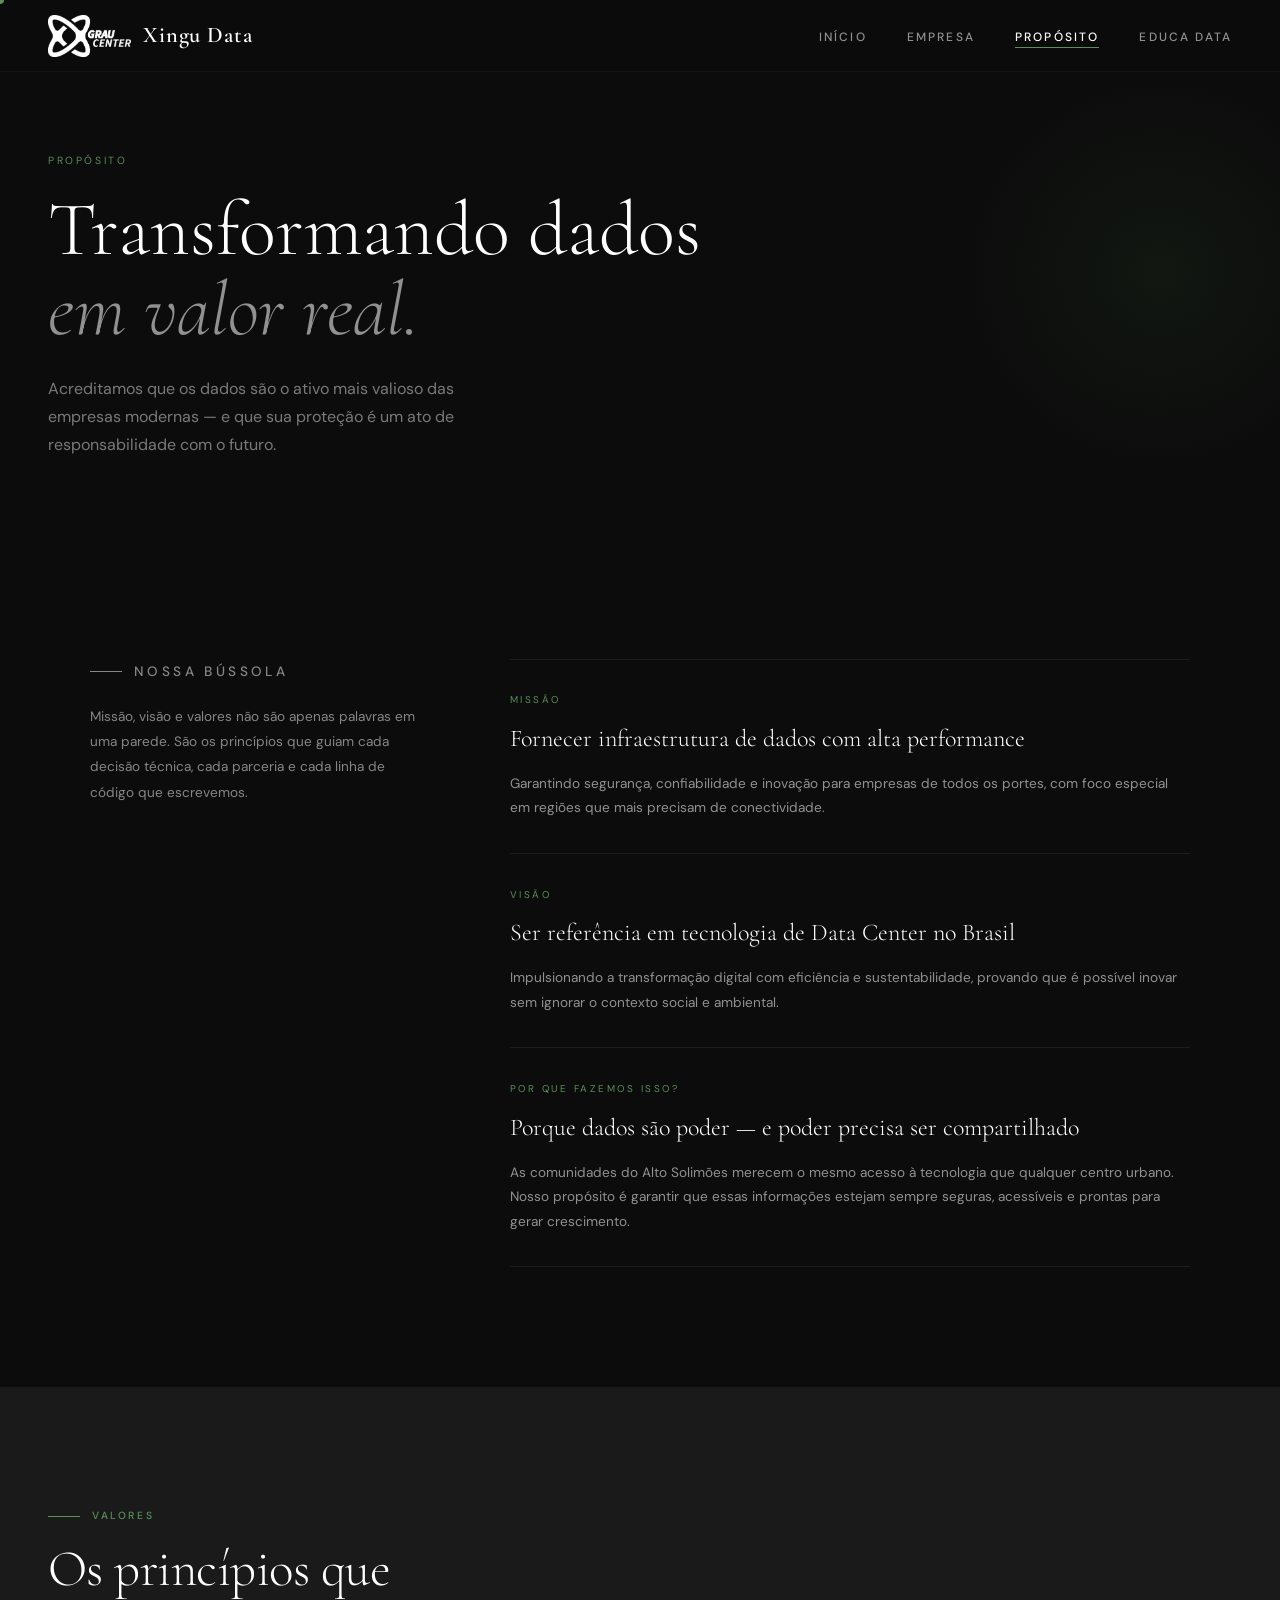
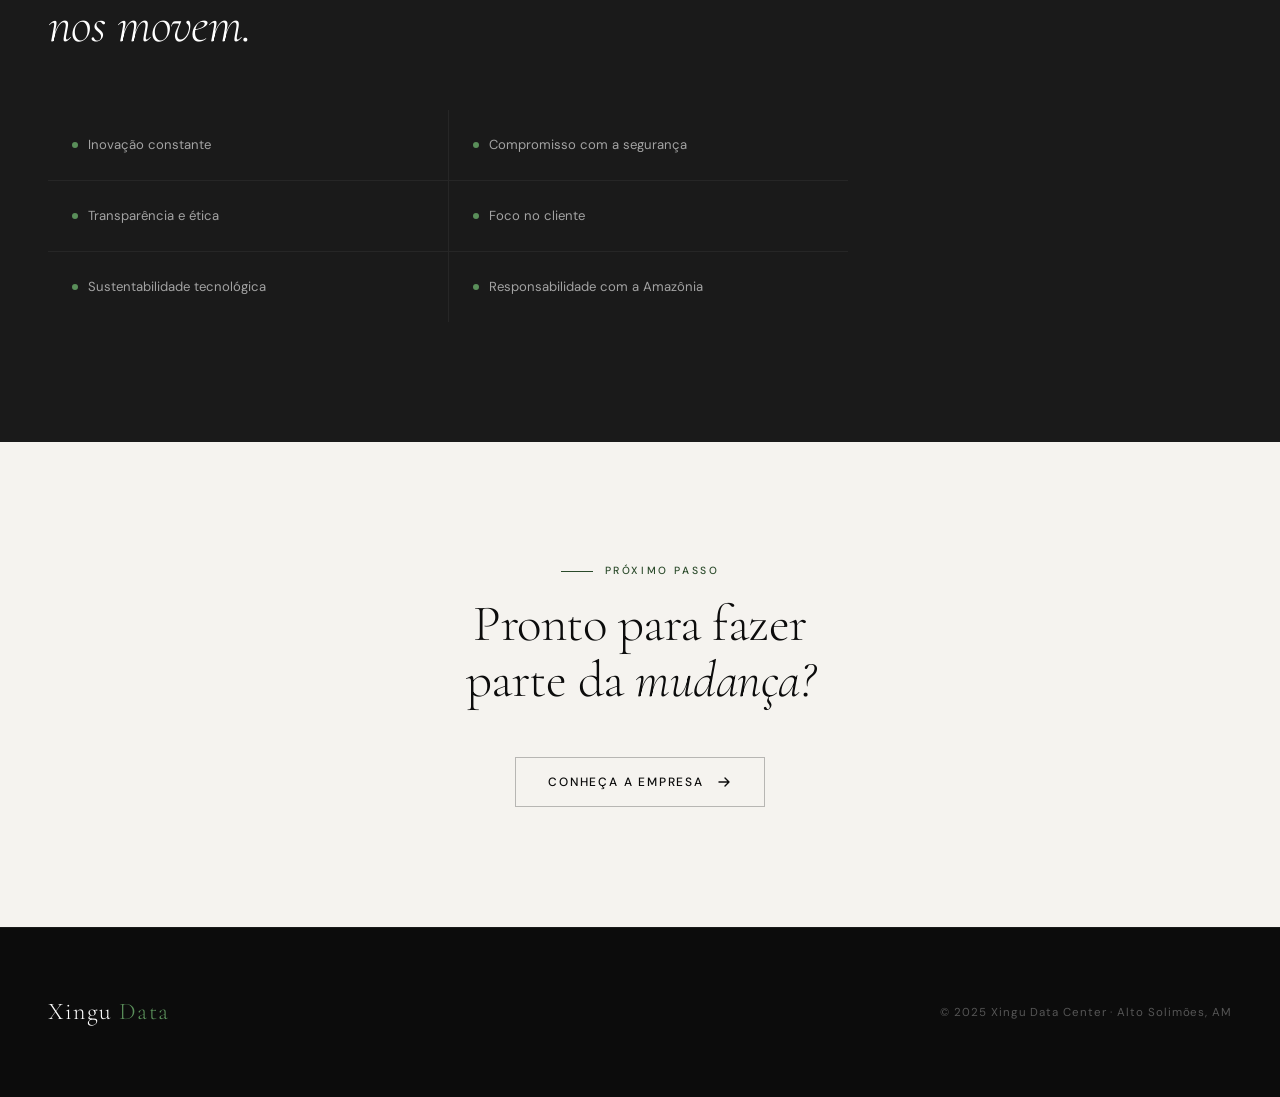
<file: proposito.html>
<!DOCTYPE html>
<html lang="pt-BR">
<head>
  <meta charset="UTF-8">
  <meta name="viewport" content="width=device-width, initial-scale=1.0">
  <title>Propósito | Xingu Data</title>
  <link rel="stylesheet" href="index.css">
</head>
<body>

  <div class="cursor" id="cursor"></div>

  <nav class="navbar" id="navbar" role="navigation">
    <a class="nav-logo-wrap" href="index.html">
      <img src="logo/logo.png" alt="Xingu Data" class="nav-logo"
        onerror="this.style.display='none'">
      <span class="nav-brand">Xingu Data</span>
    </a>
    <ul class="nav-links">
      <li><a href="index.html">Início</a></li>
      <li><a href="empresa.html">Empresa</a></li>
      <li><a href="proposito.html" class="active">Propósito</a></li>
      <li><a href="educadata.html">Educa Data</a></li>
    </ul>
  </nav>

  <!-- Page Hero -->
  <div class="page-hero">
    <p class="page-hero-label reveal">Propósito</p>
    <h1 class="reveal">
      Transformando dados<br><em>em valor real.</em>
    </h1>
    <p class="page-hero-sub reveal">
      Acreditamos que os dados são o ativo mais valioso das empresas modernas —
      e que sua proteção é um ato de responsabilidade com o futuro.
    </p>
  </div>

  <main>

    <!-- MVV -->
    <section class="section">
      <div class="proposito-layout">

        <div class="proposito-sidebar reveal">
          <p class="section-label" style="margin-bottom:20px">Nossa bússola</p>
          <p>
            Missão, visão e valores não são apenas palavras em uma parede.
            São os princípios que guiam cada decisão técnica, cada parceria e
            cada linha de código que escrevemos.
          </p>
        </div>

        <div class="reveal">
          <ul class="mvv-list">
            <li class="mvv-item">
              <div class="mvv-label">Missão</div>
              <h4>Fornecer infraestrutura de dados com alta performance</h4>
              <p>
                Garantindo segurança, confiabilidade e inovação para empresas de todos os portes,
                com foco especial em regiões que mais precisam de conectividade.
              </p>
            </li>
            <li class="mvv-item">
              <div class="mvv-label">Visão</div>
              <h4>Ser referência em tecnologia de Data Center no Brasil</h4>
              <p>
                Impulsionando a transformação digital com eficiência e sustentabilidade,
                provando que é possível inovar sem ignorar o contexto social e ambiental.
              </p>
            </li>
            <li class="mvv-item">
              <div class="mvv-label">Por que fazemos isso?</div>
              <h4>Porque dados são poder — e poder precisa ser compartilhado</h4>
              <p>
                As comunidades do Alto Solimões merecem o mesmo acesso à tecnologia
                que qualquer centro urbano. Nosso propósito é garantir que essas informações
                estejam sempre seguras, acessíveis e prontas para gerar crescimento.
              </p>
            </li>
          </ul>
        </div>
      </div>
    </section>

    <!-- Valores -->
    <section class="section section-dark">
      <p class="section-label reveal">Valores</p>
      <h2 class="section-title reveal">
        Os princípios que<br><em>nos movem.</em>
      </h2>

      <div class="valores-grid reveal" style="max-width:800px">
        <div class="valor-item">Inovação constante</div>
        <div class="valor-item">Compromisso com a segurança</div>
        <div class="valor-item">Transparência e ética</div>
        <div class="valor-item">Foco no cliente</div>
        <div class="valor-item">Sustentabilidade tecnológica</div>
        <div class="valor-item">Responsabilidade com a Amazônia</div>
      </div>
    </section>

    <!-- CTA Final -->
    <section class="section section-light" style="text-align:center">
      <p class="section-label reveal" style="color:var(--verde); justify-content:center">Próximo passo</p>
      <h2 class="section-title reveal" style="color:var(--preto); max-width:560px; margin:0 auto 48px">
        Pronto para fazer<br>parte da <em>mudança?</em>
      </h2>
      <a href="empresa.html" class="btn-hero reveal" style="opacity:1; transform:none; color:var(--preto); border-color:rgba(0,0,0,.25)">
        Conheça a empresa
        <svg width="16" height="16" viewBox="0 0 16 16" fill="none">
          <path d="M3 8h10M9 4l4 4-4 4" stroke="currentColor" stroke-width="1.4" stroke-linecap="round" stroke-linejoin="round"/>
        </svg>
      </a>
    </section>

  </main>

  <footer class="footer">
    <div class="footer-brand">Xingu <span>Data</span></div>
    <p class="footer-copy">© 2025 Xingu Data Center · Alto Solimões, AM</p>
  </footer>

  <script src="index.js"></script>
</body>
</html>
</file>
<file: index.css>
@import url('https://fonts.googleapis.com/css2?family=Cormorant+Garamond:ital,wght@0,300;0,400;0,600;1,300;1,400&family=DM+Sans:wght@300;400;500&display=swap');

/* ─── TOKENS ─────────────────────────────────────── */
:root {
  --verde:        #2a4a2a;
  --verde-mid:    #3d6b3d;
  --verde-light:  #5a8f5a;
  --verde-muted:  rgba(42, 74, 42, 0.08);
  --preto:        #0c0c0c;
  --cinza-escuro: #1a1a1a;
  --cinza-mid:    #2e2e2e;
  --cinza-texto:  #6b6b6b;
  --off-white:    #f5f3ef;
  --branco:       #ffffff;

  --font-display: 'Cormorant Garamond', Georgia, serif;
  --font-body:    'DM Sans', system-ui, sans-serif;

  --nav-h: 72px;
  --ease: cubic-bezier(0.16, 1, 0.3, 1);
}

/* ─── RESET ──────────────────────────────────────── */
*, *::before, *::after { margin: 0; padding: 0; box-sizing: border-box; }

html { scroll-behavior: smooth; }

body {
  font-family: var(--font-body);
  background: var(--preto);
  color: var(--branco);
  line-height: 1.7;
  overflow-x: hidden;
  cursor: none;
}

/* ─── CURSOR CUSTOMIZADO ─────────────────────────── */
.cursor {
  position: fixed;
  width: 8px; height: 8px;
  background: var(--verde-light);
  border-radius: 50%;
  pointer-events: none;
  z-index: 9999;
  transform: translate(-50%, -50%);
  transition: transform .15s var(--ease), width .3s var(--ease), height .3s var(--ease), background .3s;
}
.cursor.grow { width: 36px; height: 36px; background: transparent; border: 1.5px solid var(--verde-light); }

/* ─── NAVBAR ─────────────────────────────────────── */
.navbar {
  position: fixed; top: 0; left: 0; right: 0;
  height: var(--nav-h);
  display: flex; align-items: center; justify-content: space-between;
  padding: 0 48px;
  background: rgba(12, 12, 12, 0.92);
  backdrop-filter: blur(12px);
  z-index: 1000;
  border-bottom: 1px solid rgba(255,255,255,0.04);
  transition: padding .4s var(--ease), background .4s;
}
.navbar.scrolled {
  padding: 0 48px;
  background: rgba(12, 12, 12, 0.98);
  border-bottom-color: rgba(42, 74, 42, 0.25);
}

.nav-logo-wrap { display: flex; align-items: center; gap: 12px; text-decoration: none; }
.nav-logo { height: 42px; width: auto; display: block; }
.nav-brand {
  font-family: var(--font-display);
  font-size: 1.4rem;
  font-weight: 600;
  color: var(--branco);
  letter-spacing: .04em;
}

.nav-links {
  list-style: none;
  display: flex; gap: 40px; align-items: center;
}
.nav-links a {
  font-family: var(--font-body);
  font-size: .75rem;
  font-weight: 500;
  letter-spacing: .18em;
  text-transform: uppercase;
  color: rgba(255,255,255,.55);
  text-decoration: none;
  position: relative;
  transition: color .3s;
}
.nav-links a::after {
  content: '';
  position: absolute; bottom: -3px; left: 0;
  width: 0; height: 1px;
  background: var(--verde-light);
  transition: width .35s var(--ease);
}
.nav-links a:hover, .nav-links a.active { color: var(--branco); }
.nav-links a:hover::after, .nav-links a.active::after { width: 100%; }

/* ─── HERO ───────────────────────────────────────── */
.hero {
  position: relative;
  height: 100vh; min-height: 640px;
  display: flex; align-items: flex-end;
  padding: 0 48px 80px;
  overflow: hidden;
}

.hero-bg {
  position: absolute; inset: 0;
  background: url('fundo/fundo.jpg') center center / cover no-repeat;
  transform: scale(1.05);
  transition: transform 8s var(--ease);
}
.hero-bg.loaded { transform: scale(1); }

.hero-overlay {
  position: absolute; inset: 0;
  background: linear-gradient(
    160deg,
    rgba(12,12,12,.75) 0%,
    rgba(42,74,42,.45) 50%,
    rgba(12,12,12,.9) 100%
  );
}

/* linha decorativa lateral */
.hero-line {
  position: absolute; top: var(--nav-h); left: 48px;
  width: 1px; height: 0;
  background: linear-gradient(to bottom, var(--verde-light), transparent);
  transition: height 1.4s 0.6s var(--ease);
}
.hero-line.visible { height: 180px; }

.hero-content {
  position: relative; z-index: 2;
  max-width: 760px;
}

.hero-tag {
  font-family: var(--font-body);
  font-size: .7rem;
  font-weight: 500;
  letter-spacing: .22em;
  text-transform: uppercase;
  color: var(--verde-light);
  margin-bottom: 24px;
  opacity: 0;
  transform: translateY(20px);
  transition: opacity .8s .3s var(--ease), transform .8s .3s var(--ease);
}
.hero-tag.visible { opacity: 1; transform: none; }

.hero h1 {
  font-family: var(--font-display);
  font-size: clamp(3rem, 7vw, 6rem);
  font-weight: 300;
  line-height: 1.05;
  letter-spacing: -.01em;
  color: var(--branco);
  margin-bottom: 28px;
  opacity: 0;
  transform: translateY(40px);
  transition: opacity 1s .5s var(--ease), transform 1s .5s var(--ease);
}
.hero h1 em { font-style: italic; color: rgba(255,255,255,.7); }
.hero h1.visible { opacity: 1; transform: none; }

.hero-sub {
  font-size: 1rem;
  font-weight: 300;
  color: rgba(255,255,255,.6);
  max-width: 480px;
  line-height: 1.75;
  margin-bottom: 48px;
  opacity: 0;
  transform: translateY(20px);
  transition: opacity .9s .75s var(--ease), transform .9s .75s var(--ease);
}
.hero-sub.visible { opacity: 1; transform: none; }

.btn-hero {
  display: inline-flex; align-items: center; gap: 12px;
  padding: 14px 32px;
  border: 1px solid rgba(255,255,255,.25);
  color: var(--branco);
  text-decoration: none;
  font-size: .75rem;
  letter-spacing: .15em;
  text-transform: uppercase;
  font-weight: 500;
  position: relative;
  overflow: hidden;
  transition: border-color .3s, color .3s;
  opacity: 0;
  transform: translateY(20px);
  transition: opacity .8s 1s var(--ease), transform .8s 1s var(--ease), border-color .3s, color .3s;
}
.btn-hero.visible { opacity: 1; transform: none; }
.btn-hero::before {
  content: '';
  position: absolute; inset: 0;
  background: var(--verde);
  transform: scaleX(0); transform-origin: left;
  transition: transform .45s var(--ease);
  z-index: -1;
}
.btn-hero:hover { border-color: var(--verde-mid); }
.btn-hero:hover::before { transform: scaleX(1); }
.btn-hero svg { transition: transform .3s; }
.btn-hero:hover svg { transform: translateX(4px); }

/* scroll indicator */
.scroll-cue {
  position: absolute; bottom: 32px; right: 48px;
  display: flex; flex-direction: column; align-items: center; gap: 8px;
  opacity: 0; transition: opacity 1s 1.4s;
}
.scroll-cue.visible { opacity: .45; }
.scroll-cue span {
  font-size: .6rem; letter-spacing: .2em; text-transform: uppercase;
  writing-mode: vertical-rl;
}
.scroll-track {
  width: 1px; height: 60px;
  background: rgba(255,255,255,.2); position: relative; overflow: hidden;
}
.scroll-thumb {
  position: absolute; top: -100%; left: 0;
  width: 100%; height: 50%;
  background: var(--verde-light);
  animation: scrollDown 2s 1.8s infinite var(--ease);
}
@keyframes scrollDown {
  0%   { top: -50%; }
  100% { top: 150%; }
}

/* ─── SEÇÕES GERAIS ──────────────────────────────── */
.section { padding: 120px 48px; }
.section-light { background: var(--off-white); color: var(--preto); }
.section-dark  { background: var(--cinza-escuro); }

.section-label {
  font-size: .65rem;
  font-weight: 500;
  letter-spacing: .25em;
  text-transform: uppercase;
  color: var(--verde-light);
  margin-bottom: 16px;
  display: flex; align-items: center; gap: 12px;
}
.section-label::before {
  content: ''; display: block;
  width: 32px; height: 1px;
  background: currentColor;
}

.section-title {
  font-family: var(--font-display);
  font-size: clamp(2.4rem, 4vw, 3.6rem);
  font-weight: 300;
  line-height: 1.1;
  letter-spacing: -.01em;
  margin-bottom: 56px;
  max-width: 640px;
}
.section-title em { font-style: italic; }

/* fade-in reveal */
.reveal {
  opacity: 0; transform: translateY(32px);
  transition: opacity .9s var(--ease), transform .9s var(--ease);
}
.reveal.visible { opacity: 1; transform: none; }

/* ─── EMPRESA CARD ───────────────────────────────── */
.empresa-grid {
  display: grid;
  grid-template-columns: 1fr 1fr;
  gap: 2px;
  max-width: 1100px; margin: 0 auto;
  background: var(--cinza-mid);
}
.empresa-img-block {
  background: var(--cinza-escuro);
  overflow: hidden; position: relative;
  min-height: 440px;
}
.empresa-img-block img {
  width: 100%; height: 100%;
  object-fit: cover;
  filter: brightness(.85) saturate(.8);
  transition: transform .8s var(--ease), filter .5s;
}
.empresa-img-block:hover img { transform: scale(1.04); filter: brightness(.9) saturate(1); }

.empresa-text-block {
  background: #131f13;
  padding: 64px 56px;
  display: flex; flex-direction: column; justify-content: center;
}
.empresa-text-block h3 {
  font-family: var(--font-display);
  font-size: 2.4rem;
  font-weight: 300;
  line-height: 1.15;
  margin-bottom: 24px;
}
.empresa-text-block p {
  font-size: .9rem;
  line-height: 1.85;
  color: rgba(255,255,255,.65);
  margin-bottom: 16px;
}
.empresa-text-block .tag-list {
  display: flex; flex-wrap: wrap; gap: 8px;
  margin-top: 32px;
}
.tag {
  padding: 5px 14px;
  border: 1px solid rgba(90,143,90,.35);
  color: var(--verde-light);
  font-size: .68rem;
  letter-spacing: .15em;
  text-transform: uppercase;
  border-radius: 2px;
}

/* ─── EQUIPE ─────────────────────────────────────── */
.team-grid {
  display: grid;
  grid-template-columns: repeat(auto-fit, minmax(180px, 1fr));
  gap: 1px;
  max-width: 1100px; margin: 0 auto;
  background: rgba(255,255,255,.06);
}
.team-card {
  background: var(--cinza-escuro);
  padding: 36px 28px;
  position: relative;
  overflow: hidden;
  transition: background .3s;
}
.team-card::before {
  content: '';
  position: absolute; top: 0; left: 0;
  width: 3px; height: 0;
  background: var(--verde-light);
  transition: height .5s var(--ease);
}
.team-card:hover { background: #1c1c1c; }
.team-card:hover::before { height: 100%; }
.team-number {
  font-family: var(--font-display);
  font-size: 3rem;
  font-weight: 300;
  color: rgba(255,255,255,.06);
  line-height: 1;
  margin-bottom: 12px;
}
.team-name {
  font-size: .85rem;
  font-weight: 500;
  letter-spacing: .04em;
  margin-bottom: 4px;
}
.team-role {
  font-size: .72rem;
  color: var(--cinza-texto);
  letter-spacing: .08em;
}

/* ─── IMPACTO / PROJETOS ─────────────────────────── */
.impacto-grid {
  display: grid;
  grid-template-columns: repeat(3, 1fr);
  gap: 1px;
  background: rgba(0,0,0,.15);
  max-width: 1100px; margin: 0 auto;
}
.impacto-item {
  background: var(--off-white);
  padding: 52px 40px;
  position: relative;
  overflow: hidden;
  transition: background .4s;
}
.impacto-item::after {
  content: '';
  position: absolute; bottom: 0; left: 0; right: 0;
  height: 3px;
  background: var(--verde);
  transform: scaleX(0);
  transition: transform .45s var(--ease);
}
.impacto-item:hover { background: #ede9e2; }
.impacto-item:hover::after { transform: scaleX(1); }

.impacto-icon {
  width: 44px; height: 44px;
  display: flex; align-items: center; justify-content: center;
  border: 1px solid rgba(42,74,42,.3);
  border-radius: 50%;
  margin-bottom: 28px;
  color: var(--verde);
}
.impacto-item h3 {
  font-family: var(--font-display);
  font-size: 1.6rem;
  font-weight: 400;
  color: var(--preto);
  margin-bottom: 12px;
}
.impacto-item p {
  font-size: .85rem;
  line-height: 1.8;
  color: #555;
}

/* ─── PROPÓSITO ──────────────────────────────────── */
.proposito-layout {
  display: grid;
  grid-template-columns: 1fr 2fr;
  gap: 80px;
  max-width: 1100px; margin: 0 auto;
  align-items: start;
}
.proposito-sidebar { position: sticky; top: calc(var(--nav-h) + 40px); }
.proposito-sidebar p {
  font-size: .85rem;
  line-height: 1.85;
  color: rgba(255,255,255,.5);
}

.mvv-list { list-style: none; display: flex; flex-direction: column; gap: 1px; }
.mvv-item {
  padding: 32px 0;
  border-bottom: 1px solid rgba(255,255,255,.07);
}
.mvv-item:first-child { border-top: 1px solid rgba(255,255,255,.07); }
.mvv-label {
  font-size: .62rem;
  letter-spacing: .25em;
  text-transform: uppercase;
  color: var(--verde-light);
  margin-bottom: 10px;
}
.mvv-item h4 {
  font-family: var(--font-display);
  font-size: 1.5rem;
  font-weight: 300;
  margin-bottom: 12px;
}
.mvv-item p { font-size: .85rem; color: rgba(255,255,255,.55); line-height: 1.8; }

.valores-grid {
  display: grid; grid-template-columns: 1fr 1fr;
  gap: 1px;
  background: rgba(255,255,255,.05);
  margin-top: 32px;
}
.valor-item {
  padding: 24px;
  background: var(--cinza-escuro);
  font-size: .82rem;
  color: rgba(255,255,255,.6);
  display: flex; align-items: center; gap: 10px;
}
.valor-item::before {
  content: ''; flex-shrink: 0;
  width: 6px; height: 6px;
  background: var(--verde-light);
  border-radius: 50%;
}

/* ─── FOOTER ─────────────────────────────────────── */
.footer {
  padding: 64px 48px;
  border-top: 1px solid rgba(255,255,255,.06);
  display: flex; justify-content: space-between; align-items: center;
  gap: 24px;
}
.footer-brand {
  font-family: var(--font-display);
  font-size: 1.5rem;
  font-weight: 300;
  letter-spacing: .05em;
}
.footer-brand span { color: var(--verde-light); }
.footer-copy {
  font-size: .72rem;
  color: rgba(255,255,255,.3);
  letter-spacing: .08em;
}

/* ─── SUBPAGES ───────────────────────────────────── */
.page-hero {
  padding: calc(var(--nav-h) + 80px) 48px 80px;
  position: relative;
  overflow: hidden;
}
.page-hero::before {
  content: '';
  position: absolute; top: var(--nav-h); right: -80px;
  width: 400px; height: 400px;
  border-radius: 50%;
  background: radial-gradient(circle, rgba(42,74,42,.18) 0%, transparent 70%);
  pointer-events: none;
}
.page-hero-label {
  font-size: .65rem; letter-spacing: .25em;
  text-transform: uppercase; color: var(--verde-light);
  margin-bottom: 20px;
}
.page-hero h1 {
  font-family: var(--font-display);
  font-size: clamp(3rem, 6vw, 5.5rem);
  font-weight: 300;
  line-height: 1.05;
  max-width: 700px;
}
.page-hero h1 em { font-style: italic; color: rgba(255,255,255,.55); }
.page-hero-sub {
  font-size: 1rem;
  color: rgba(255,255,255,.45);
  max-width: 480px;
  line-height: 1.75;
  margin-top: 24px;
}

/* ─── CLIMA STRIP ────────────────────────────────── */
.clima-strip {
  background: #0e1a0e;
  border-top: 1px solid rgba(90,143,90,.12);
  border-bottom: 1px solid rgba(90,143,90,.12);
  padding: 0 48px;
  overflow: hidden;
}
.clima-inner {
  max-width: 1100px;
  margin: 0 auto;
  padding: 28px 0;
}
.clima-location {
  display: flex;
  align-items: center;
  gap: 12px;
  font-size: .68rem;
  letter-spacing: .18em;
  text-transform: uppercase;
  color: var(--verde-light);
  min-height: 28px;
}
.clima-title-row {
  display: flex;
  align-items: center;
  gap: 10px;
  margin-bottom: 4px;
}
.clima-title-row svg {
  color: var(--verde);
  opacity: .8;
  flex-shrink: 0;
}
.clima-title-text {
  font-size: .95rem;
  font-weight: 500;
  letter-spacing: .08em;
  text-transform: uppercase;
  color: var(--verde-light);
}
.clima-title-sub {
  font-size: .65rem;
  letter-spacing: .18em;
  text-transform: uppercase;
  color: var(--verde-light);
  opacity: .45;
  margin-left: 4px;
}
.clima-loc-label { opacity: .7; }
.clima-separator  { opacity: .3; }
.clima-status     { opacity: .55; font-style: italic; text-transform: none; letter-spacing: .05em; font-size: .75rem; }

/* loading dots */
.clima-dots span {
  display: inline-block;
  animation: dotPulse 1.4s infinite ease-in-out both;
}
.clima-dots span:nth-child(1) { animation-delay: 0s; }
.clima-dots span:nth-child(2) { animation-delay: .2s; }
.clima-dots span:nth-child(3) { animation-delay: .4s; }
@keyframes dotPulse {
  0%, 80%, 100% { opacity: 0; transform: scale(.8); }
  40%            { opacity: 1; transform: scale(1); }
}

/* cards container */
.clima-cards {
  display: flex;
  gap: 1px;
  background: rgba(90,143,90,.1);
  margin-top: 20px;
  border: 1px solid rgba(90,143,90,.12);
  overflow: hidden;
}

/* individual card */
.clima-card {
  flex: 1;
  display: flex;
  flex-direction: column;
  align-items: center;
  gap: 0;
  padding: 24px 16px 20px;
  background: #0b160b;
  position: relative;
  overflow: hidden;
  opacity: 0;
  transform: translateY(8px);
  animation: climaFadeIn .45s forwards;
  transition: background .3s;
}
@keyframes climaFadeIn {
  to { opacity: 1; transform: none; }
}
.clima-card::after {
  content: '';
  position: absolute; bottom: 0; left: 50%;
  transform: translateX(-50%);
  width: 0; height: 2px;
  background: var(--verde-light);
  transition: width .4s var(--ease);
}
.clima-card:hover { background: #122012; }
.clima-card:hover::after { width: 70%; }

/* card header: day + date */
.clima-card-header {
  display: flex;
  flex-direction: column;
  align-items: center;
  gap: 3px;
  margin-bottom: 14px;
  width: 100%;
  padding-bottom: 12px;
  border-bottom: 1px solid rgba(90,143,90,.12);
}
.clima-day {
  font-size: .6rem;
  letter-spacing: .2em;
  text-transform: uppercase;
  color: var(--verde-light);
  font-weight: 500;
}
.clima-date {
  font-size: .62rem;
  color: rgba(255,255,255,.28);
  letter-spacing: .06em;
}

/* weather icon */
.clima-icon {
  color: rgba(255,255,255,.45);
  margin-bottom: 10px;
}

/* main temperature */
.clima-temp {
  font-family: var(--font-display);
  font-size: 2.2rem;
  font-weight: 300;
  color: var(--branco);
  line-height: 1;
  margin-bottom: 14px;
  display: flex;
  align-items: flex-start;
}
.clima-deg {
  font-size: .9rem;
  margin-top: 4px;
  opacity: .5;
  font-family: var(--font-body);
  font-weight: 300;
}

/* wind / humidity / rain stats row */
.clima-stats {
  display: flex;
  flex-direction: column;
  gap: 5px;
  width: 100%;
  padding-top: 12px;
  border-top: 1px solid rgba(90,143,90,.1);
}
.clima-stat {
  display: flex;
  align-items: center;
  gap: 6px;
  font-size: .66rem;
  color: rgba(255,255,255,.4);
}
.clima-stat svg { color: var(--verde-light); opacity: .7; flex-shrink: 0; }
.clima-stat span { display: flex; align-items: baseline; gap: 2px; }
.clima-stat em   { font-style: normal; color: rgba(255,255,255,.22); font-size: .6rem; }


/* ─── TEAM PHOTO CARDS (empresa.html) ───────────── */
.team-grid-photo {
  display: grid;
  grid-template-columns: repeat(5, 1fr);
  gap: 1px;
  background: rgba(90,143,90,.1);
  border: 1px solid rgba(90,143,90,.12);
  overflow: hidden;
  margin-top: 56px;
}
.team-card-photo {
  display: flex;
  flex-direction: column;
  align-items: center;
  background: #0b160b;
  padding: 32px 16px 24px;
  gap: 20px;
  transition: background .3s;
  position: relative;
  overflow: hidden;
}
.team-card-photo::after {
  content: '';
  position: absolute; bottom: 0; left: 50%;
  transform: translateX(-50%);
  width: 0; height: 2px;
  background: var(--verde-light);
  transition: width .4s var(--ease);
}
.team-card-photo:hover { background: #122012; }
.team-card-photo:hover::after { width: 70%; }

.team-photo-wrap {
  width: 88px;
  height: 88px;
  border-radius: 50%;
  overflow: hidden;
  border: 2px solid rgba(90,143,90,.25);
  flex-shrink: 0;
  background: #1a2e1a;
}
.team-photo-wrap img {
  width: 100%;
  height: 100%;
  object-fit: cover;
  object-position: top center;
  display: block;
}
.team-photo-initials {
  width: 100%;
  height: 100%;
  display: flex;
  align-items: center;
  justify-content: center;
  font-family: var(--font-display);
  font-size: 1.4rem;
  color: var(--verde-light);
  opacity: .6;
}
.team-card-info {
  display: flex;
  flex-direction: column;
  align-items: center;
  gap: 4px;
  text-align: center;
}
.team-card-info .team-number {
  font-size: .58rem;
  letter-spacing: .22em;
  color: var(--verde-light);
  opacity: .6;
  margin-bottom: 2px;
}
.team-card-info .team-name {
  font-size: .85rem;
  color: var(--branco);
  font-weight: 400;
  letter-spacing: .04em;
}
.team-card-info .team-role {
  font-size: .65rem;
  color: rgba(255,255,255,.35);
  letter-spacing: .08em;
}

/* ─── RESPONSIVO ─────────────────────────────────── */
@media (max-width: 900px) {
  .navbar { padding: 0 24px; }
  .hero { padding: 0 24px 64px; }
  .section { padding: 80px 24px; }
  .empresa-grid { grid-template-columns: 1fr; }
  .empresa-img-block { min-height: 280px; }
  .impacto-grid { grid-template-columns: 1fr; }
  .proposito-layout { grid-template-columns: 1fr; gap: 40px; }
  .proposito-sidebar { position: static; }
  .footer { flex-direction: column; text-align: center; padding: 48px 24px; }
  .page-hero { padding: calc(var(--nav-h) + 48px) 24px 48px; }
  .nav-brand { display: none; }
  .nav-links { gap: 20px; }
  body { cursor: auto; }
  .cursor { display: none; }
  .clima-strip { padding: 0 24px; }
  .clima-cards { flex-wrap: wrap; }
  .clima-card  { flex: 1 1 calc(33% - 1px); min-width: 120px; }
}

@media (max-width: 600px) {
  .team-grid { grid-template-columns: 1fr 1fr; }
  .team-grid-photo { grid-template-columns: 1fr 1fr; }
  .team-card-photo { padding: 24px 12px 20px; }
  .valores-grid { grid-template-columns: 1fr; }
  .scroll-cue { display: none; }
}

/* ── YOUTUBE NAV ICON ── */
.nav-yt {
  display: flex;
  align-items: center;
  color: var(--cinza);
  transition: color .2s;
}
.nav-yt:hover {
  color: #ff0000;
}

/* ── VIDEO EMBED ── */
.video-wrap {
  max-width: 960px;
  margin: 0 auto;
  border-radius: 12px;
  overflow: hidden;
  aspect-ratio: 16 / 9;
  box-shadow: 0 24px 80px rgba(0,0,0,.5);
}
.video-wrap iframe {
  width: 100%;
  height: 100%;
  display: block;
}

/* ── YT THUMBNAIL CARD ── */
.yt-thumb-link {
  display: block;
  position: relative;
  width: 100%;
  aspect-ratio: 16 / 9;
  border-radius: 12px;
  overflow: hidden;
  cursor: pointer;
  text-decoration: none;
}
.yt-thumb-img {
  width: 100%;
  height: 100%;
  object-fit: cover;
  display: block;
  transition: transform .4s ease, filter .4s ease;
  filter: brightness(.85);
}
.yt-thumb-link:hover .yt-thumb-img {
  transform: scale(1.03);
  filter: brightness(.6);
}
.yt-play-btn {
  position: absolute;
  inset: 0;
  display: flex;
  align-items: center;
  justify-content: center;
  transition: transform .2s ease;
}
.yt-play-bg {
  fill: #ff0000;
  fill-opacity: .9;
  transition: fill-opacity .2s;
}
.yt-thumb-link:hover .yt-play-bg {
  fill-opacity: 1;
}
.yt-play-arrow {
  fill: #fff;
}
.yt-thumb-link:hover .yt-play-btn {
  transform: scale(1.12);
}
.yt-thumb-label {
  position: absolute;
  bottom: 18px;
  right: 20px;
  display: flex;
  align-items: center;
  gap: 8px;
  background: rgba(0,0,0,.7);
  color: #fff;
  font-size: .78rem;
  font-weight: 500;
  letter-spacing: .06em;
  padding: 7px 14px;
  border-radius: 6px;
  backdrop-filter: blur(6px);
  opacity: 0;
  transition: opacity .25s;
}
.yt-thumb-link:hover .yt-thumb-label {
  opacity: 1;
}

/* ─── DATA CENTER INFO ───────────────────────────── */
.datacenter-info {
  max-width: 960px;
  margin: 64px auto 0;
  border-top: 1px solid rgba(90,143,90,.15);
  padding-top: 48px;
}
.datacenter-info-header {
  display: flex;
  align-items: center;
  justify-content: space-between;
  margin-bottom: 24px;
  flex-wrap: wrap;
  gap: 16px;
}
.datacenter-info-title {
  font-family: var(--font-display);
  font-size: clamp(1.8rem, 3vw, 2.6rem);
  font-weight: 300;
  line-height: 1.15;
  margin-bottom: 40px;
  color: var(--branco);
}
.datacenter-info-title em { font-style: italic; color: rgba(255,255,255,.55); }

.datacenter-features {
  display: grid;
  grid-template-columns: 1fr 1fr;
  gap: 1px;
  background: rgba(90,143,90,.1);
  border: 1px solid rgba(90,143,90,.12);
  overflow: hidden;
}
.dc-feature {
  display: flex;
  gap: 20px;
  align-items: flex-start;
  padding: 32px 28px;
  background: #0b160b;
  transition: background .3s;
}
.dc-feature:hover { background: #122012; }
.dc-feature-icon {
  width: 40px; height: 40px; flex-shrink: 0;
  display: flex; align-items: center; justify-content: center;
  border: 1px solid rgba(90,143,90,.3);
  border-radius: 50%;
  color: var(--verde-light);
}
.dc-feature strong {
  display: block;
  font-size: .8rem;
  font-weight: 500;
  letter-spacing: .05em;
  color: var(--branco);
  margin-bottom: 6px;
}
.dc-feature p {
  font-size: .8rem;
  line-height: 1.75;
  color: rgba(255,255,255,.45);
  margin: 0;
}

/* ─── SLIDE BUTTON ───────────────────────────────── */
.slide-btn {
  display: inline-flex;
  align-items: center;
  gap: 10px;
  padding: 10px 22px;
  border: 1px solid rgba(90,143,90,.4);
  color: var(--verde-light);
  text-decoration: none;
  font-size: .7rem;
  letter-spacing: .15em;
  text-transform: uppercase;
  font-weight: 500;
  border-radius: 2px;
  transition: background .3s, border-color .3s, color .3s;
  position: relative;
  overflow: hidden;
}
.slide-btn::before {
  content: '';
  position: absolute; inset: 0;
  background: var(--verde);
  transform: scaleX(0); transform-origin: left;
  transition: transform .4s var(--ease);
  z-index: -1;
}
.slide-btn:hover { color: var(--branco); border-color: var(--verde); }
.slide-btn:hover::before { transform: scaleX(1); }

/* ─── EDUCA DATA PAGE ────────────────────────────── */
.educa-hero-badge {
  display: inline-flex;
  align-items: center;
  gap: 8px;
  padding: 6px 16px;
  background: rgba(42,74,42,.3);
  border: 1px solid rgba(90,143,90,.35);
  border-radius: 20px;
  font-size: .65rem;
  letter-spacing: .2em;
  text-transform: uppercase;
  color: var(--verde-light);
  margin-bottom: 20px;
}

.educa-pillars {
  display: grid;
  grid-template-columns: repeat(3, 1fr);
  gap: 1px;
  background: rgba(90,143,90,.1);
  border: 1px solid rgba(90,143,90,.12);
  max-width: 1100px; margin: 48px auto 0;
  overflow: hidden;
}
.educa-pillar {
  background: #0b160b;
  padding: 48px 36px;
  transition: background .3s;
  position: relative;
  overflow: hidden;
}
.educa-pillar::before {
  content: '';
  position: absolute; top: 0; left: 0;
  width: 100%; height: 3px;
  background: var(--verde);
  transform: scaleX(0); transform-origin: left;
  transition: transform .5s var(--ease);
}
.educa-pillar:hover { background: #122012; }
.educa-pillar:hover::before { transform: scaleX(1); }
.educa-pillar-num {
  font-family: var(--font-display);
  font-size: 4rem;
  font-weight: 300;
  color: rgba(90,143,90,.15);
  line-height: 1;
  margin-bottom: 16px;
}
.educa-pillar-icon {
  width: 48px; height: 48px;
  display: flex; align-items: center; justify-content: center;
  border: 1px solid rgba(90,143,90,.3);
  border-radius: 50%;
  color: var(--verde-light);
  margin-bottom: 20px;
}
.educa-pillar h3 {
  font-family: var(--font-display);
  font-size: 1.5rem;
  font-weight: 400;
  margin-bottom: 12px;
  color: var(--branco);
}
.educa-pillar p {
  font-size: .82rem;
  line-height: 1.85;
  color: rgba(255,255,255,.45);
}

.educa-manifesto {
  display: grid;
  grid-template-columns: 1fr 1fr;
  gap: 2px;
  max-width: 1100px; margin: 0 auto;
  background: var(--cinza-mid);
}
.educa-manifesto-text {
  background: #131f13;
  padding: 72px 60px;
  display: flex; flex-direction: column; justify-content: center;
}
.educa-manifesto-text blockquote {
  font-family: var(--font-display);
  font-size: clamp(1.6rem, 2.5vw, 2.2rem);
  font-weight: 300;
  font-style: italic;
  line-height: 1.45;
  color: rgba(255,255,255,.85);
  border-left: 2px solid var(--verde-light);
  padding-left: 28px;
  margin-bottom: 32px;
}
.educa-manifesto-text p {
  font-size: .85rem;
  line-height: 1.85;
  color: rgba(255,255,255,.45);
  margin-bottom: 16px;
}
.educa-manifesto-img {
  background: var(--cinza-escuro);
  min-height: 440px;
  position: relative;
  overflow: hidden;
  display: flex; align-items: center; justify-content: center;
}
.educa-manifesto-img-inner {
  width: 100%; height: 100%;
  background: linear-gradient(135deg, #0b160b 0%, #1a2e1a 60%, #2a4a2a 100%);
  display: flex; align-items: center; justify-content: center;
  flex-direction: column;
  gap: 16px;
  color: rgba(90,143,90,.3);
}
.educa-manifesto-img-inner svg { opacity: .4; }
.educa-manifesto-img-inner span {
  font-family: var(--font-display);
  font-size: .8rem;
  letter-spacing: .2em;
  text-transform: uppercase;
  color: rgba(90,143,90,.4);
}

.educa-stats {
  display: grid;
  grid-template-columns: repeat(4, 1fr);
  gap: 1px;
  background: rgba(0,0,0,.25);
  max-width: 1100px; margin: 0 auto;
}
.educa-stat-item {
  background: var(--off-white);
  padding: 48px 32px;
  text-align: center;
}
.educa-stat-num {
  font-family: var(--font-display);
  font-size: clamp(2.5rem, 4vw, 4rem);
  font-weight: 300;
  color: var(--verde);
  line-height: 1;
  margin-bottom: 8px;
}
.educa-stat-label {
  font-size: .72rem;
  letter-spacing: .12em;
  text-transform: uppercase;
  color: #666;
}

.educa-programs {
  max-width: 1100px; margin: 0 auto;
}
.educa-program-row {
  display: flex;
  align-items: flex-start;
  gap: 40px;
  padding: 40px 0;
  border-bottom: 1px solid rgba(255,255,255,.06);
}
.educa-program-row:first-child { border-top: 1px solid rgba(255,255,255,.06); }
.educa-program-num {
  font-family: var(--font-display);
  font-size: 1rem;
  color: var(--verde-light);
  opacity: .6;
  flex-shrink: 0;
  min-width: 36px;
  padding-top: 4px;
}
.educa-program-content { flex: 1; }
.educa-program-content h4 {
  font-family: var(--font-display);
  font-size: 1.5rem;
  font-weight: 300;
  margin-bottom: 8px;
}
.educa-program-content p {
  font-size: .83rem;
  line-height: 1.8;
  color: rgba(255,255,255,.45);
}
.educa-program-tag {
  flex-shrink: 0;
  padding: 4px 12px;
  border: 1px solid rgba(90,143,90,.3);
  color: var(--verde-light);
  font-size: .62rem;
  letter-spacing: .15em;
  text-transform: uppercase;
  border-radius: 2px;
  margin-top: 4px;
  align-self: flex-start;
}

@media (max-width: 900px) {
  .datacenter-features { grid-template-columns: 1fr; }
  .educa-pillars { grid-template-columns: 1fr; }
  .educa-manifesto { grid-template-columns: 1fr; }
  .educa-manifesto-img { min-height: 240px; }
  .educa-stats { grid-template-columns: 1fr 1fr; }
  .datacenter-info-header { flex-direction: column; align-items: flex-start; }
}
@media (max-width: 600px) {
  .educa-stats { grid-template-columns: 1fr 1fr; }
  .educa-program-row { flex-direction: column; gap: 16px; }
}
</file>
